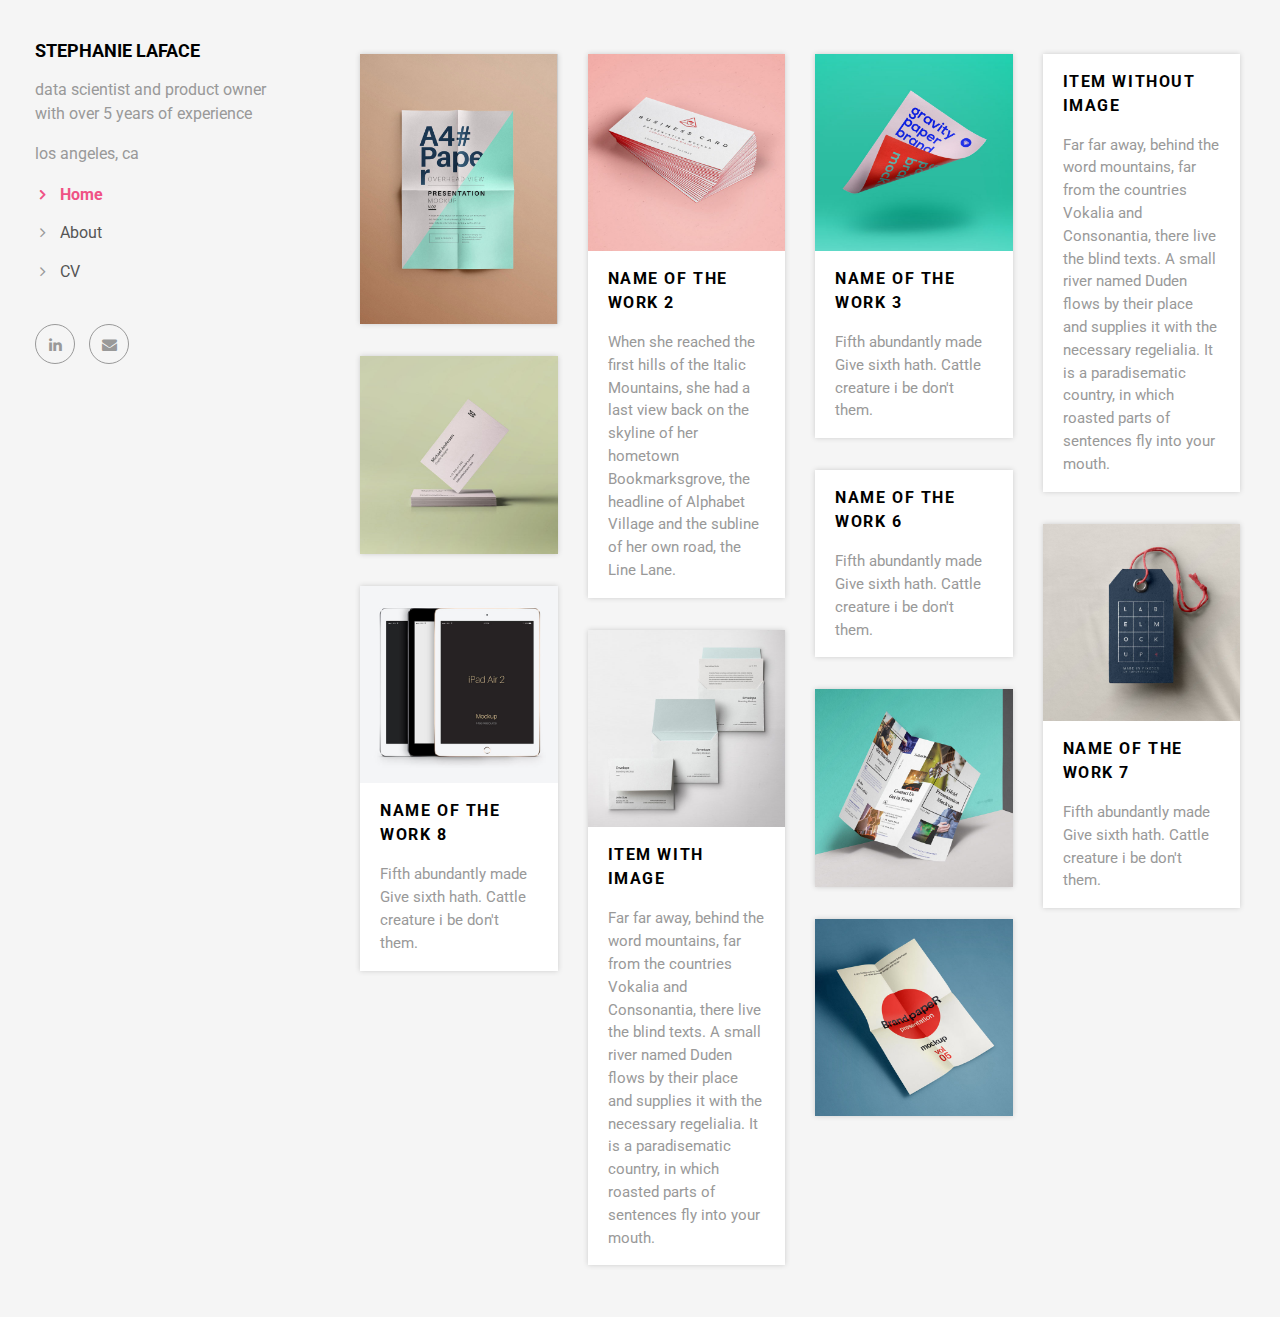
<file: index.html>
<!DOCTYPE html>
<html>
</html>
<head>
  <meta charset="utf-8">
  <meta http-equiv="X-UA-Compatible" content="IE=edge">
  <title>Stephanie Laface</title>
  <meta name="description" content="">
  <meta name="viewport" content="width=device-width, initial-scale=1">
  <meta name="robots" content="all,follow">
  <!-- Bootstrap CSS-->
  <link rel="stylesheet" href="vendor/bootstrap/css/bootstrap.min.css">
  <!-- Font Awesome CSS-->
  <link rel="stylesheet" href="vendor/font-awesome/css/font-awesome.min.css">
  <!-- Google fonts - Roboto-->
  <link rel="stylesheet" href="https://fonts.googleapis.com/css?family=Roboto:400,300,700,400italic">
  <!-- owl carousel-->
  <link rel="stylesheet" href="vendor/owl.carousel/assets/owl.carousel.css">
  <link rel="stylesheet" href="vendor/owl.carousel/assets/owl.theme.default.css">
  <!-- theme stylesheet-->
  <link rel="stylesheet" href="css/style.default.css" id="theme-stylesheet">
  <!-- Custom stylesheet - for your changes-->
  <link rel="stylesheet" href="css/custom.css">
  <!-- Favicon-->
  <link rel="shortcut icon" href="img/favicon.png">
  <!-- Tweaks for older IEs--><!--[if lt IE 9]>
    <script src="https://oss.maxcdn.com/html5shiv/3.7.3/html5shiv.min.js"></script>
    <script src="https://oss.maxcdn.com/respond/1.4.2/respond.min.js"></script><![endif]-->
</head>
<body>
  <div id="all">
    <div class="container-fluid">
      <div class="row row-offcanvas row-offcanvas-left"> 
        <!--   *** SIDEBAR ***-->
        <div id="sidebar" class="col-md-4 col-lg-3 sidebar-offcanvas">
          <div class="sidebar-content">
            <h1 class="sidebar-heading"> <a href="index.html">Stephanie Laface</a></h1>
            <p class="sidebar-p">data scientist and product owner with over 5 years of experience </p>
            <p class="sidebar-p">los angeles, ca</p>
            <ul class="sidebar-menu">
                <!-- Link-->
                <li class="sidebar-item"><a href="index.html" class="sidebar-link active">Home</a></li>
                <!-- Link-->
                <li class="sidebar-item"><a href="about.html" class="sidebar-link">About</a></li>
                <!-- Link-->
                <li class="sidebar-item"><a href="contact.html" class="sidebar-link">CV</a></li>
            </ul>
            <p class="social">
              <!-- For LinkedIn, link to a LinkedIn profile URL -->
              <a href="https://www.linkedin.com/in/stephanielaface/" data-animate-hover="pulse" class="external linkedin"><i class="fa fa-linkedin"></i></a>
              
              <!-- For Email, use mailto: followed by the email address -->
              <a href="mailto:stephmlaface@gmail.com" data-animate-hover="pulse" class="email"><i class="fa fa-envelope"></i></a>
            </p>
          
                      <div class="copyright text-center text-md-left">
              <!-- <p class="credit">&copy;2018 Your name or company | Template by <a href="http://bootstrapious.com/portfolio-themes" class="external">Bootstrapious.com</a></p> -->
              <!-- Please do not remove the backlink to us, unless you support the development at http://bootstrapious.com/donate. It is part of the license conditions. Thanks for understanding :)        -->
            </div>
          </div>
        </div>
        <!--   *** SIDEBAR END ***  -->
        <!--   *** PORTFOLIO ***-->
        <div class="col-md-8 col-lg-9 content-column">
          <div class="small-navbar d-flex d-md-none">
            <button type="button" data-toggle="offcanvas" class="btn btn-outline-primary"> <i class="fa fa-align-left mr-2"></i>Menu</button>
            <h1 class="small-navbar-heading"> <a href="index.html">Creative </a></h1>
          </div>
          <div class="grid row">
            <div class="col-md-6 col-lg-3 grid-item"> 
              <div class="box-masonry"> <a href="detail.html" title="" class="box-masonry-image with-hover-overlay"><img src="img/portfolio/a4-paper.jpg" alt="" class="img-fluid"></a>
                <div class="box-masonry-hover-text-header"> <a href="detail.html" class="tile-link">  </a>
                  <h4>Name of the work 1</h4>
                  <div class="box-masonry-desription">
                    <p>Even the all-powerful Pointing has no control about the blind texts it is an almost unorthographic life. One day however a small line of blind text by the name of Lorem Ipsum decided to leave for the far World of Grammar. </p>
                  </div>
                </div>
              </div>
            </div>
            <div class="col-md-6 col-lg-3 grid-item"> 
              <div class="box-masonry"> <a href="detail.html" title="" class="box-masonry-image with-hover-overlay with-hover-icon"><img src="img/portfolio/business-card-26.jpg" alt="" class="img-fluid"></a>
                <div class="box-masonry-text"> 
                  <h4> <a href="detail.html">Name of the work 2</a></h4>
                  <div class="box-masonry-desription">
                    <p> When she reached the first hills of the Italic Mountains, she had a last view back on the skyline of her hometown Bookmarksgrove, the headline of Alphabet Village and the subline of her own road, the Line Lane.</p>
                  </div>
                </div>
              </div>
            </div>
            <div class="col-md-6 col-lg-3 grid-item"> 
              <div class="box-masonry"> <a href="detail.html" title="" class="box-masonry-image with-hover-overlay with-hover-icon"><img src="img/portfolio/gravity-paper.jpg" alt="" class="img-fluid"></a>
                <div class="box-masonry-text"> 
                  <h4> <a href="detail.html">Name of the work 3</a></h4>
                  <div class="box-masonry-desription">
                    <p>Fifth abundantly made Give sixth hath. Cattle creature i be don't them.</p>
                  </div>
                </div>
              </div>
            </div>
            <div class="col-md-6 col-lg-3 grid-item"> 
              <div class="box-masonry"> 
                <div class="box-masonry-text"> 
                  <h4> <a href="detail.html">Item without image</a></h4>
                  <div class="box-masonry-desription">
                    <p>Far far away, behind the word mountains, far from the countries Vokalia and Consonantia, there live the blind texts.  A small river named Duden flows by their place and supplies it with the necessary regelialia. It is a paradisematic country, in which roasted parts of sentences fly into your mouth.</p>
                  </div>
                </div>
              </div>
            </div>
            <div class="col-md-6 col-lg-3 grid-item"> 
              <div class="box-masonry"> <a href="detail.html" title="" class="box-masonry-image with-hover-overlay"><img src="img/portfolio/business-card.jpg" alt="" class="img-fluid"></a>
                <div class="box-masonry-hover-text-header"> <a href="detail.html" class="tile-link">  </a>
                  <h4>Name of the work 5</h4>
                  <div class="box-masonry-desription">
                    <p>Fifth abundantly made Give sixth hath. Cattle creature i be don't them.</p>
                  </div>
                </div>
              </div>
            </div>
            <div class="col-md-6 col-lg-3 grid-item"> 
              <div class="box-masonry"> 
                <div class="box-masonry-text"> 
                  <h4> <a href="detail.html">Name of the work 6</a></h4>
                  <div class="box-masonry-desription">
                    <p>Fifth abundantly made Give sixth hath. Cattle creature i be don't them.</p>
                  </div>
                </div>
              </div>
            </div>
            <div class="col-md-6 col-lg-3 grid-item"> 
              <div class="box-masonry"> <a href="detail.html" title="" class="box-masonry-image with-hover-overlay with-hover-icon"><img src="img/portfolio/label-clothes.jpg" alt="" class="img-fluid"></a>
                <div class="box-masonry-text"> 
                  <h4> <a href="detail.html">Name of the work 7</a></h4>
                  <div class="box-masonry-desription">
                    <p>Fifth abundantly made Give sixth hath. Cattle creature i be don't them.</p>
                  </div>
                </div>
              </div>
            </div>
            <div class="col-md-6 col-lg-3 grid-item"> 
              <div class="box-masonry"> <a href="detail.html" title="" class="box-masonry-image with-hover-overlay with-hover-icon"><img src="img/portfolio/ipad-air-2.jpg" alt="" class="img-fluid"></a>
                <div class="box-masonry-text"> 
                  <h4> <a href="detail.html">Name of the work 8</a></h4>
                  <div class="box-masonry-desription">
                    <p>Fifth abundantly made Give sixth hath. Cattle creature i be don't them.</p>
                  </div>
                </div>
              </div>
            </div>
            <div class="col-md-6 col-lg-3 grid-item"> 
              <div class="box-masonry"> <a href="detail.html" title="" class="box-masonry-image with-hover-overlay with-hover-icon"><img src="img/portfolio/envelope-brand.jpg" alt="" class="img-fluid"></a>
                <div class="box-masonry-text"> 
                  <h4> <a href="detail.html">Item with image</a></h4>
                  <div class="box-masonry-desription">
                    <p>Far far away, behind the word mountains, far from the countries Vokalia and Consonantia, there live the blind texts.  A small river named Duden flows by their place and supplies it with the necessary regelialia. It is a paradisematic country, in which roasted parts of sentences fly into your mouth.</p>
                  </div>
                </div>
              </div>
            </div>
            <div class="col-md-6 col-lg-3 grid-item"> 
              <div class="box-masonry"> <a href="detail.html" title="" class="box-masonry-image with-hover-overlay"><img src="img/portfolio/trifold.jpg" alt="" class="img-fluid"></a>
                <div class="box-masonry-hover-text-header"> <a href="detail.html" class="tile-link">  </a>
                  <h4>Item with image</h4>
                  <div class="box-masonry-desription">
                    <p>Far far away, behind the word mountains, far from the countries Vokalia and Consonantia, there live the blind texts.  A small river named Duden flows by their place and supplies it with the necessary regelialia. It is a paradisematic country, in which roasted parts of sentences fly into your mouth.</p>
                  </div>
                </div>
              </div>
            </div>
            <div class="col-md-6 col-lg-3 grid-item"> 
              <div class="box-masonry"> <a href="detail.html" title="" class="box-masonry-image with-hover-overlay"><img src="img/portfolio/paper-presentation.jpg" alt="" class="img-fluid"></a>
                <div class="box-masonry-hover-text-header"> <a href="detail.html" class="tile-link">  </a>
                  <h4>Item with image</h4>
                  <div class="box-masonry-desription">
                    <p>Far far away, behind the word mountains, far from the countries Vokalia and Consonantia, there live the blind texts.  A small river named Duden flows by their place and supplies it with the necessary regelialia. It is a paradisematic country, in which roasted parts of sentences fly into your mouth.</p>
                  </div>
                </div>
              </div>
            </div>
          </div>
        </div>
        <!--   *** PORTFOLIO END ***-->
      </div>
    </div>
  </div>
  <!-- JavaScript files-->
  <script src="vendor/jquery/jquery.min.js"></script>
  <script src="vendor/popper.js/umd/popper.min.js"> </script>
  <script src="vendor/bootstrap/js/bootstrap.min.js"></script>
  <script src="vendor/jquery.cookie/jquery.cookie.js"> </script>
  <script src="vendor/owl.carousel/owl.carousel.min.js"></script>
  <script src="vendor/masonry-layout/masonry.pkgd.min.js"></script>
  <script src="js/front.js"></script>
</body>
</file>
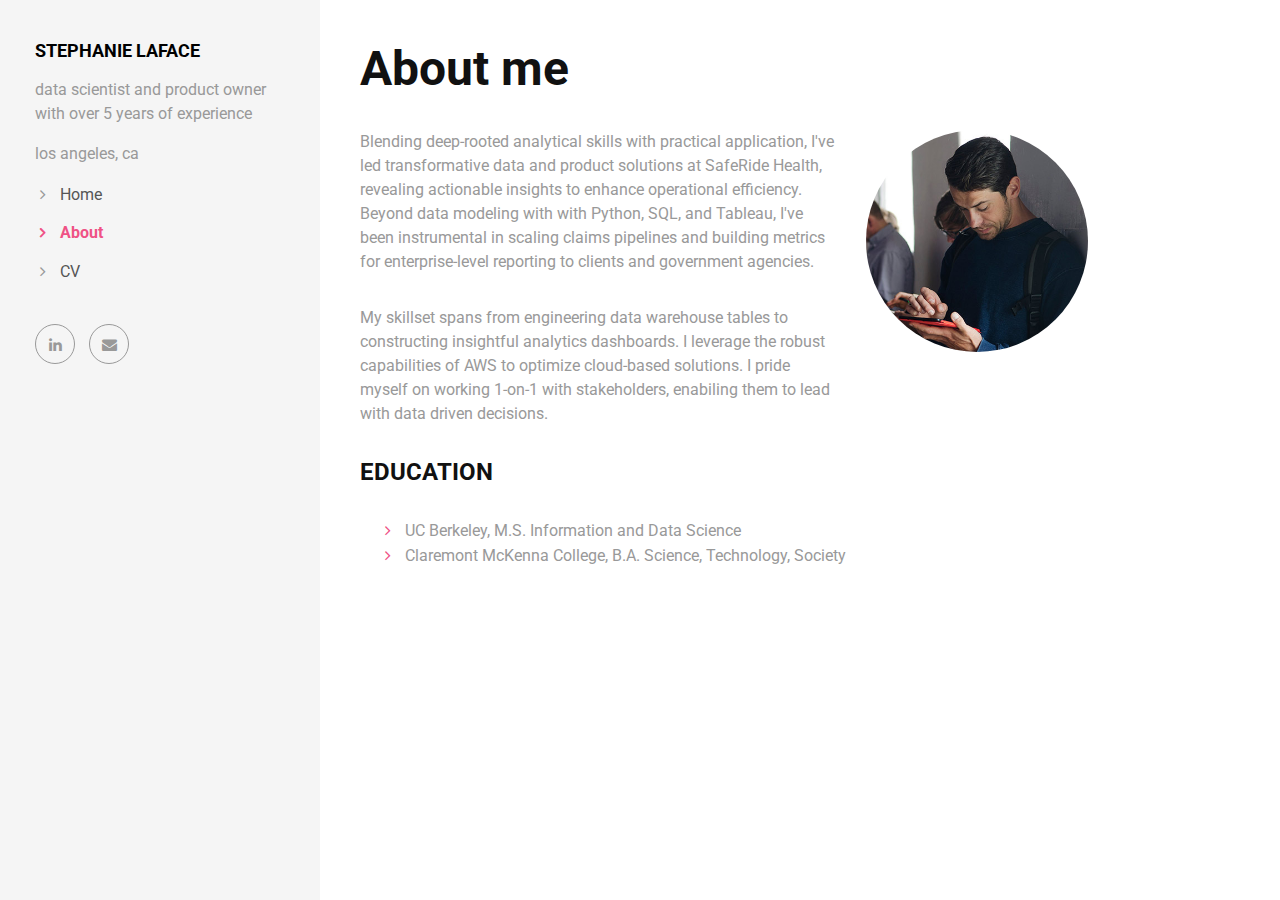
<file: about.html>
<!DOCTYPE html>
<html>
</html>
<head>
  <meta charset="utf-8">
  <meta http-equiv="X-UA-Compatible" content="IE=edge">
  <title>Stephanie Laface</title>
  <meta name="description" content="">
  <meta name="viewport" content="width=device-width, initial-scale=1">
  <meta name="robots" content="all,follow">
  <!-- Bootstrap CSS-->
  <link rel="stylesheet" href="vendor/bootstrap/css/bootstrap.min.css">
  <!-- Font Awesome CSS-->
  <link rel="stylesheet" href="vendor/font-awesome/css/font-awesome.min.css">
  <!-- Google fonts - Roboto-->
  <link rel="stylesheet" href="https://fonts.googleapis.com/css?family=Roboto:400,300,700,400italic">
  <!-- owl carousel-->
  <link rel="stylesheet" href="vendor/owl.carousel/assets/owl.carousel.css">
  <link rel="stylesheet" href="vendor/owl.carousel/assets/owl.theme.default.css">
  <!-- theme stylesheet-->
  <link rel="stylesheet" href="css/style.default.css" id="theme-stylesheet">
  <!-- Custom stylesheet - for your changes-->
  <link rel="stylesheet" href="css/custom.css">
  <!-- Favicon-->
  <link rel="shortcut icon" href="img/favicon.png">
  <!-- Tweaks for older IEs--><!--[if lt IE 9]>
    <script src="https://oss.maxcdn.com/html5shiv/3.7.3/html5shiv.min.js"></script>
    <script src="https://oss.maxcdn.com/respond/1.4.2/respond.min.js"></script><![endif]-->
</head>
<body>
  <div id="all">
    <div class="container-fluid">
      <div class="row row-offcanvas row-offcanvas-left"> 
        <!--   *** SIDEBAR ***-->
        <div id="sidebar" class="col-md-4 col-lg-3 sidebar-offcanvas">
          <div class="sidebar-content">
            <h1 class="sidebar-heading"> <a href="index.html">Stephanie Laface</a></h1>
            <p class="sidebar-p">data scientist and product owner with over 5 years of experience </p>
            <p class="sidebar-p">los angeles, ca</p>
            <ul class="sidebar-menu">
                <!-- Link-->
                <li class="sidebar-item"><a href="index.html" class="sidebar-link">Home</a></li>
                <!-- Link-->
                <li class="sidebar-item"><a href="about.html" class="sidebar-link active">About</a></li>
                <!-- Link-->
                <li class="sidebar-item"><a href="contact.html" class="sidebar-link">CV</a></li>
            </ul>
            <p class="social">
              <!-- For LinkedIn, link to a LinkedIn profile URL -->
              <a href="https://www.linkedin.com/in/stephanielaface/" data-animate-hover="pulse" class="external linkedin"><i class="fa fa-linkedin"></i></a>
              
              <!-- For Email, use mailto: followed by the email address -->
              <a href="mailto:stephmlaface@gmail.com" data-animate-hover="pulse" class="email"><i class="fa fa-envelope"></i></a>
            </p>
            <div class="copyright text-center text-md-left">
              <!-- <p class="credit">&copy;2018 Your name or company | Template by <a href="http://bootstrapious.com/portfolio-themes" class="external">Bootstrapious.com</a></p> -->
              <!-- Please do not remove the backlink to us, unless you support the development at http://bootstrapious.com/donate. It is part of the license conditions. Thanks for understanding :)        -->
            </div>
          </div>
        </div>
        <!--   *** SIDEBAR END ***  -->
        <!--   *** DETAIL ***-->
        <div class="col-md-8 col-lg-9 content-column white-background">
          <div class="small-navbar d-flex d-md-none">
            <button type="button" data-toggle="offcanvas" class="btn btn-outline-primary"> <i class="fa fa-align-left mr-2"></i>Menu</button>
            <h1 class="small-navbar-heading"> <a href="index.html">Creative </a></h1>
          </div>
          <div class="row">
            <div class="col-xl-10">
              <div class="content-column-content">
                <h1>About me</h1>
                <!-- <p class="lead">An sincerity so extremity he additions. Her yet <strong>there truth merit</strong>. Mrs all projecting favourable now unpleasing. Son law garden chatty temper. Oh children provided to mr elegance marriage strongly. Off can admiration prosperous now devonshire diminution law.</p> -->
                <div class="row">
                  <div class="col-lg-8">
                    <p>Blending deep-rooted analytical skills with practical application, I've led transformative data and product solutions at SafeRide Health, revealing actionable insights to enhance operational efficiency. Beyond data modeling with with Python, SQL, and Tableau, I've been instrumental in scaling claims pipelines and building metrics for enterprise-level reporting to clients and government agencies.</p>
                    <p>My skillset spans from engineering data warehouse tables to constructing insightful analytics dashboards. I leverage the robust capabilities of AWS to optimize cloud-based solutions. I pride myself on working 1-on-1 with stakeholders, enabiling them to lead with data driven decisions.</p>
                    <!-- <div class="skill-item">
                      <div class="progress-title">PHP</div>
                      <div class="progress">
                        <div role="progressbar" aria-valuenow="60" aria-valuemin="0" aria-valuemax="100" style="width: 60%;" class="progress-bar progress-bar-skill1"><span class="sr-only">60</span></div>
                      </div>
                    </div> -->
                    <!-- <div class="skill-item">
                      <div class="progress-title">Javascript</div>
                      <div class="progress">
                        <div role="progressbar" aria-valuenow="70" aria-valuemin="0" aria-valuemax="100" style="width: 70%;" class="progress-bar progress-bar-skill2"><span class="sr-only">70</span></div>
                      </div>
                    </div>
                    <div class="skill-item">
                      <div class="progress-title">HTML coding</div>
                      <div class="progress">
                        <div role="progressbar" aria-valuenow="80" aria-valuemin="0" aria-valuemax="100" style="width: 80%;" class="progress-bar progress-bar-skill3"><span class="sr-only">80</span></div>
                      </div>
                    </div>
                    <div class="skill-item">
                      <div class="progress-title">SEO</div>
                      <div class="progress">
                        <div role="progressbar" aria-valuenow="90" aria-valuemin="0" aria-valuemax="100" style="width: 90%;" class="progress-bar progress-bar-skill4"><span class="sr-only">90</span></div>
                      </div>
                    </div>
                    <div class="skill-item">
                      <div class="progress-title">SEM</div>
                      <div class="progress">
                        <div role="progressbar" aria-valuenow="70" aria-valuemin="0" aria-valuemax="100" style="width: 70%;" class="progress-bar progress-bar-skill5"><span class="sr-only">70</span></div>
                      </div>
                    </div> -->
                  </div>
                  <div class="col-md-4">
                    <p><img src="img/about.jpg" alt="This is me" class="image rounded-circle img-fluid"></p>
                  </div>
                </div>
                <!-- <p>The Big Oxmox advised her not to do so, because there were thousands of bad Commas, wild Question Marks and devious Semikoli, but the Little Blind Text didn’t listen. She packed her seven versalia, put her initial into the belt and made herself on the way.</p> -->
                <h4 class="text-uppercase">Education</h4>
                <ul>
                  <li>UC Berkeley, M.S. Information and Data Science</li>
                  <li>Claremont McKenna College, B.A. Science, Technology, Society</li>
                </ul>
                <!-- <p> In the past I’ve presented on data wrangling, data visualization, GitHub, and spatial data.</p> -->
              </div>
            </div>
          </div>
        </div>
      </div>
    </div>
  </div>
  <!-- JavaScript files-->
  <script src="vendor/jquery/jquery.min.js"></script>
  <script src="vendor/popper.js/umd/popper.min.js"> </script>
  <script src="vendor/bootstrap/js/bootstrap.min.js"></script>
  <script src="vendor/jquery.cookie/jquery.cookie.js"> </script>
  <script src="vendor/owl.carousel/owl.carousel.min.js"></script>
  <script src="vendor/masonry-layout/masonry.pkgd.min.js"></script>
  <script src="js/front.js"></script>
</body>
</file>
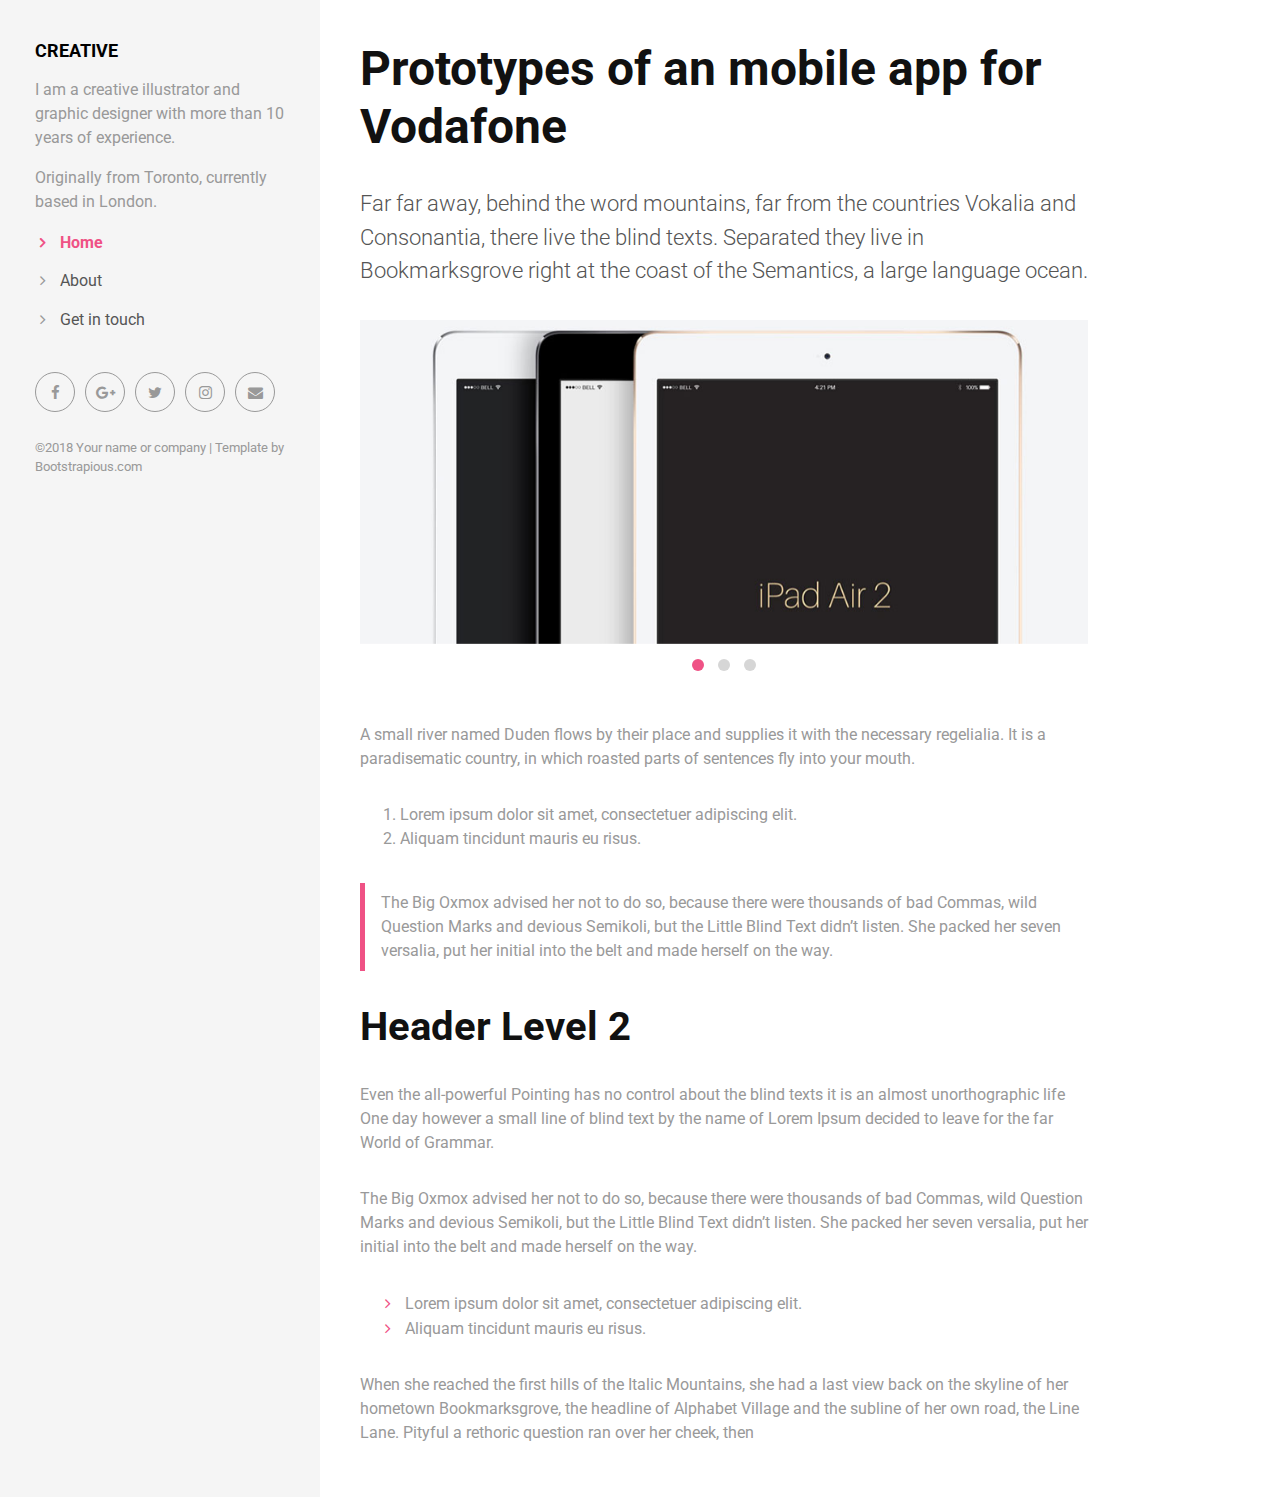
<file: detail.html>
<!DOCTYPE html>
<html>
</html>
<head>
  <meta charset="utf-8">
  <meta http-equiv="X-UA-Compatible" content="IE=edge">
  <title>Creative - Bootstrap Portfolio Theme by Bootstrapious.com</title>
  <meta name="description" content="">
  <meta name="viewport" content="width=device-width, initial-scale=1">
  <meta name="robots" content="all,follow">
  <!-- Bootstrap CSS-->
  <link rel="stylesheet" href="vendor/bootstrap/css/bootstrap.min.css">
  <!-- Font Awesome CSS-->
  <link rel="stylesheet" href="vendor/font-awesome/css/font-awesome.min.css">
  <!-- Google fonts - Roboto-->
  <link rel="stylesheet" href="https://fonts.googleapis.com/css?family=Roboto:400,300,700,400italic">
  <!-- owl carousel-->
  <link rel="stylesheet" href="vendor/owl.carousel/assets/owl.carousel.css">
  <link rel="stylesheet" href="vendor/owl.carousel/assets/owl.theme.default.css">
  <!-- theme stylesheet-->
  <link rel="stylesheet" href="css/style.default.css" id="theme-stylesheet">
  <!-- Custom stylesheet - for your changes-->
  <link rel="stylesheet" href="css/custom.css">
  <!-- Favicon-->
  <link rel="shortcut icon" href="img/favicon.png">
  <!-- Tweaks for older IEs--><!--[if lt IE 9]>
    <script src="https://oss.maxcdn.com/html5shiv/3.7.3/html5shiv.min.js"></script>
    <script src="https://oss.maxcdn.com/respond/1.4.2/respond.min.js"></script><![endif]-->
</head>
<body>
  <div id="all">
    <div class="container-fluid">
      <div class="row row-offcanvas row-offcanvas-left"> 
        <!--   *** SIDEBAR ***-->
        <div id="sidebar" class="col-md-4 col-lg-3 sidebar-offcanvas">
          <div class="sidebar-content">
            <h1 class="sidebar-heading"> <a href="index.html">Creative</a></h1>
            <p class="sidebar-p">I am a creative illustrator and graphic designer with more than 10 years of experience. </p>
            <p class="sidebar-p">Originally from Toronto, currently based in London. </p>
            <ul class="sidebar-menu">
                <!-- Link-->
                <li class="sidebar-item"><a href="index.html" class="sidebar-link active">Home</a></li>
                <!-- Link-->
                <li class="sidebar-item"><a href="about.html" class="sidebar-link">About</a></li>
                <!-- Link-->
                <li class="sidebar-item"><a href="contact.html" class="sidebar-link">Get in touch</a></li>
            </ul>
            <p class="social"><a href="#" data-animate-hover="pulse" class="external facebook"><i class="fa fa-facebook"></i></a><a href="#" data-animate-hover="pulse" class="external gplus"><i class="fa fa-google-plus"></i></a><a href="#" data-animate-hover="pulse" class="external twitter"><i class="fa fa-twitter"></i></a><a href="#" title="" class="external instagram"><i class="fa fa-instagram"></i></a><a href="#" data-animate-hover="pulse" class="email"><i class="fa fa-envelope"></i></a></p>
            <div class="copyright text-center text-md-left">
              <p class="credit">&copy;2018 Your name or company | Template by <a href="http://bootstrapious.com/portfolio-themes" class="external">Bootstrapious.com</a></p>
              <!-- Please do not remove the backlink to us, unless you support the development at http://bootstrapious.com/donate. It is part of the license conditions. Thanks for understanding :)        -->
            </div>
          </div>
        </div>
        <!--   *** SIDEBAR END ***  -->
        <!--   *** DETAIL ***-->
        <div class="col-md-8 col-lg-9 content-column white-background">
          <div class="small-navbar d-flex d-md-none">
            <button type="button" data-toggle="offcanvas" class="btn btn-outline-primary"> <i class="fa fa-align-left mr-2"></i>Menu</button>
            <h1 class="small-navbar-heading"> <a href="index.html">Creative </a></h1>
          </div>
          <div class="row">
            <div class="col-xl-10">
              <div class="content-column-content">
                <h1>Prototypes of an mobile app for Vodafone</h1>
                <p class="lead">Far far away, behind the word mountains, far from the countries Vokalia and Consonantia, there live the blind texts. Separated they live in Bookmarksgrove right at the coast of the Semantics, a large language ocean.</p>
                <div id="main-slider" class="owl-carousel owl-theme">
                  <div class="item"><img src="img/slider/3.jpg" alt="" class="img-fluid"></div>
                  <div class="item"><img src="img/slider/2.jpg" alt="" class="img-fluid"></div>
                  <div class="item"><img src="img/slider/1.jpg" alt="" class="img-fluid"></div>
                </div>
                <!-- /#main-slider-->
                <p>A small river named Duden flows by their place and supplies it with the necessary regelialia. It is a paradisematic country, in which roasted parts of sentences fly into your mouth.</p>
                <ol>
                  <li>Lorem ipsum dolor sit amet, consectetuer adipiscing elit.</li>
                  <li>Aliquam tincidunt mauris eu risus.</li>
                </ol>
                <blockquote class="blockquote">
                  <p class="mb-0">The Big Oxmox advised her not to do so, because there were thousands of bad Commas, wild Question Marks and devious Semikoli, but the Little Blind Text didn’t listen. She packed her seven versalia, put her initial into the belt and made herself on the way.</p>
                </blockquote>
                <h2>Header Level 2</h2>
                <p>Even the all-powerful Pointing has no control about the blind texts it is an almost unorthographic life One day however a small line of blind text by the name of Lorem Ipsum decided to leave for the far World of Grammar.</p>
                <p>The Big Oxmox advised her not to do so, because there were thousands of bad Commas, wild Question Marks and devious Semikoli, but the Little Blind Text didn’t listen. She packed her seven versalia, put her initial into the belt and made herself on the way.</p>
                <ul>
                  <li>Lorem ipsum dolor sit amet, consectetuer adipiscing elit.</li>
                  <li>Aliquam tincidunt mauris eu risus.</li>
                </ul>
                <p>When she reached the first hills of the Italic Mountains, she had a last view back on the skyline of her hometown Bookmarksgrove, the headline of Alphabet Village and the subline of her own road, the Line Lane. Pityful a rethoric question ran over her cheek, then</p>
              </div>
            </div>
          </div>
        </div>
      </div>
    </div>
  </div>
  <!-- JavaScript files-->
  <script src="vendor/jquery/jquery.min.js"></script>
  <script src="vendor/popper.js/umd/popper.min.js"> </script>
  <script src="vendor/bootstrap/js/bootstrap.min.js"></script>
  <script src="vendor/jquery.cookie/jquery.cookie.js"> </script>
  <script src="vendor/owl.carousel/owl.carousel.min.js"></script>
  <script src="vendor/masonry-layout/masonry.pkgd.min.js"></script>
  <script src="js/front.js"></script>
</body>
</file>
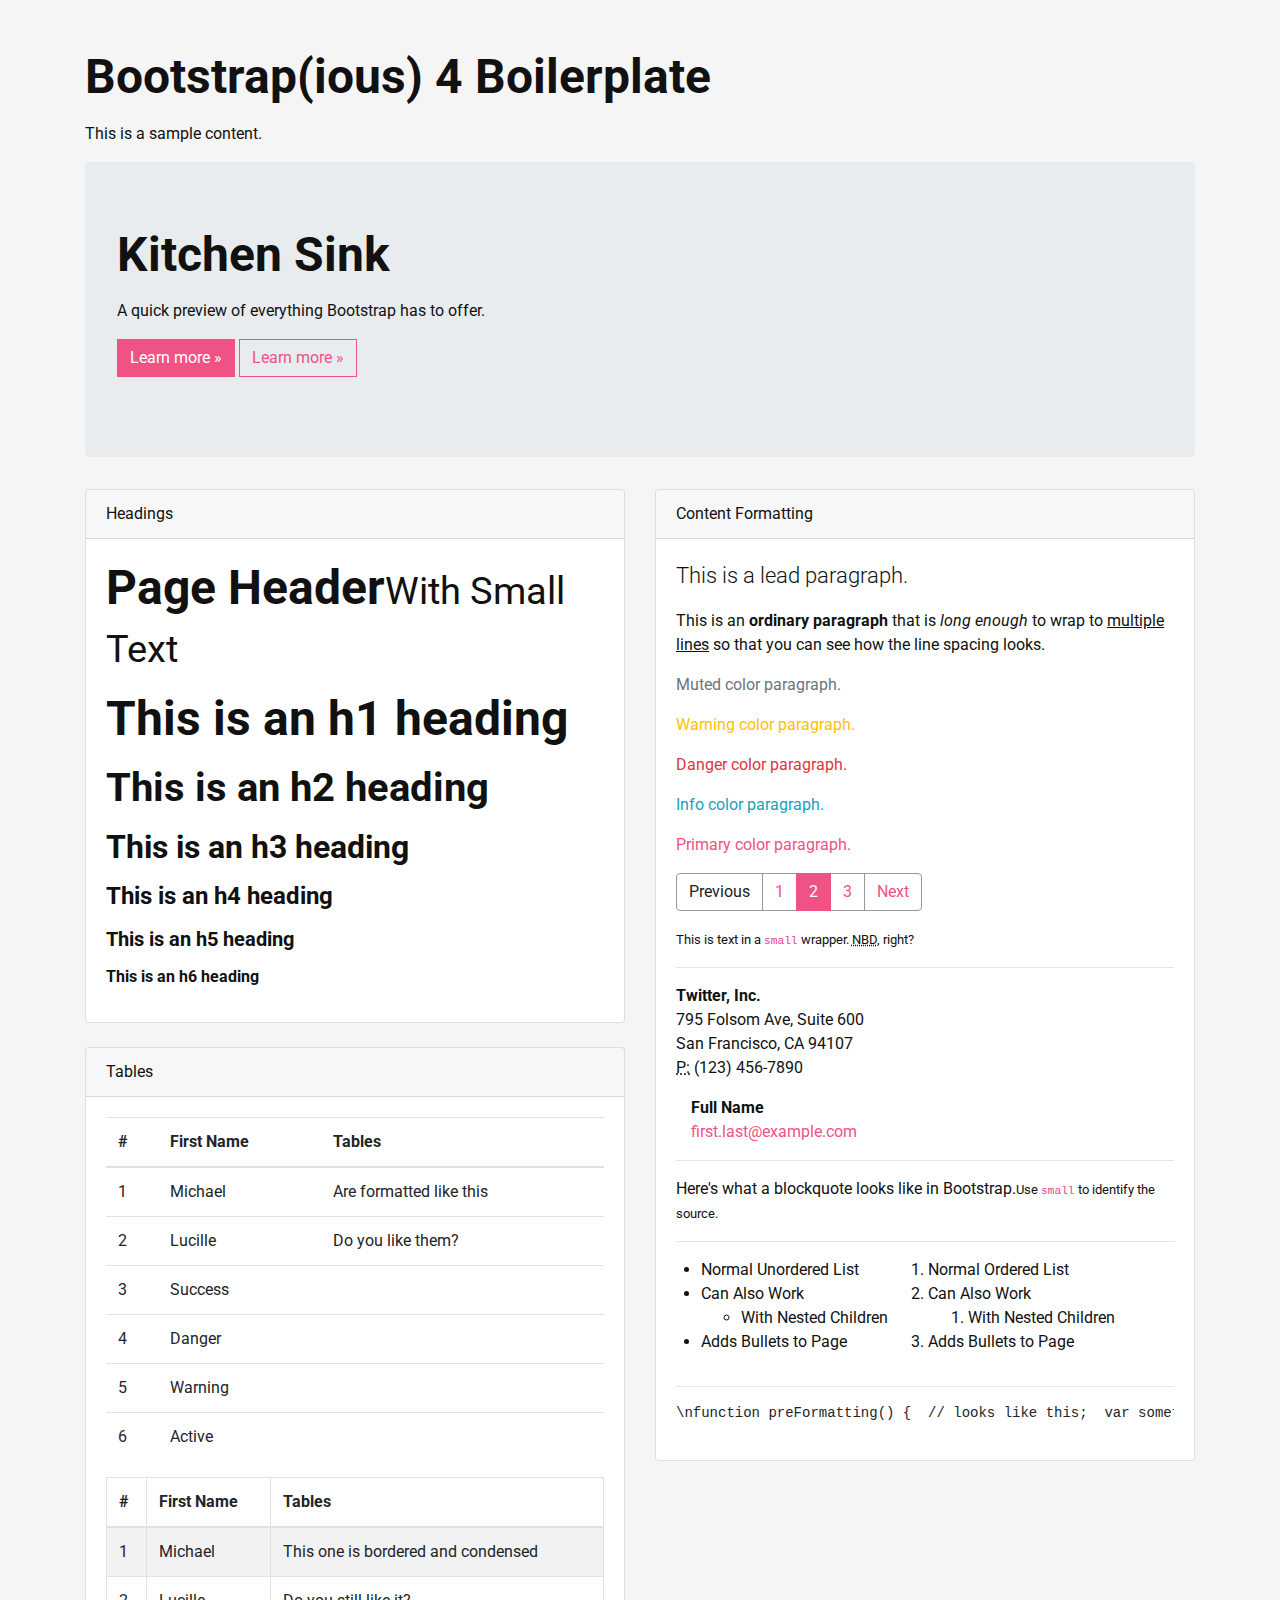
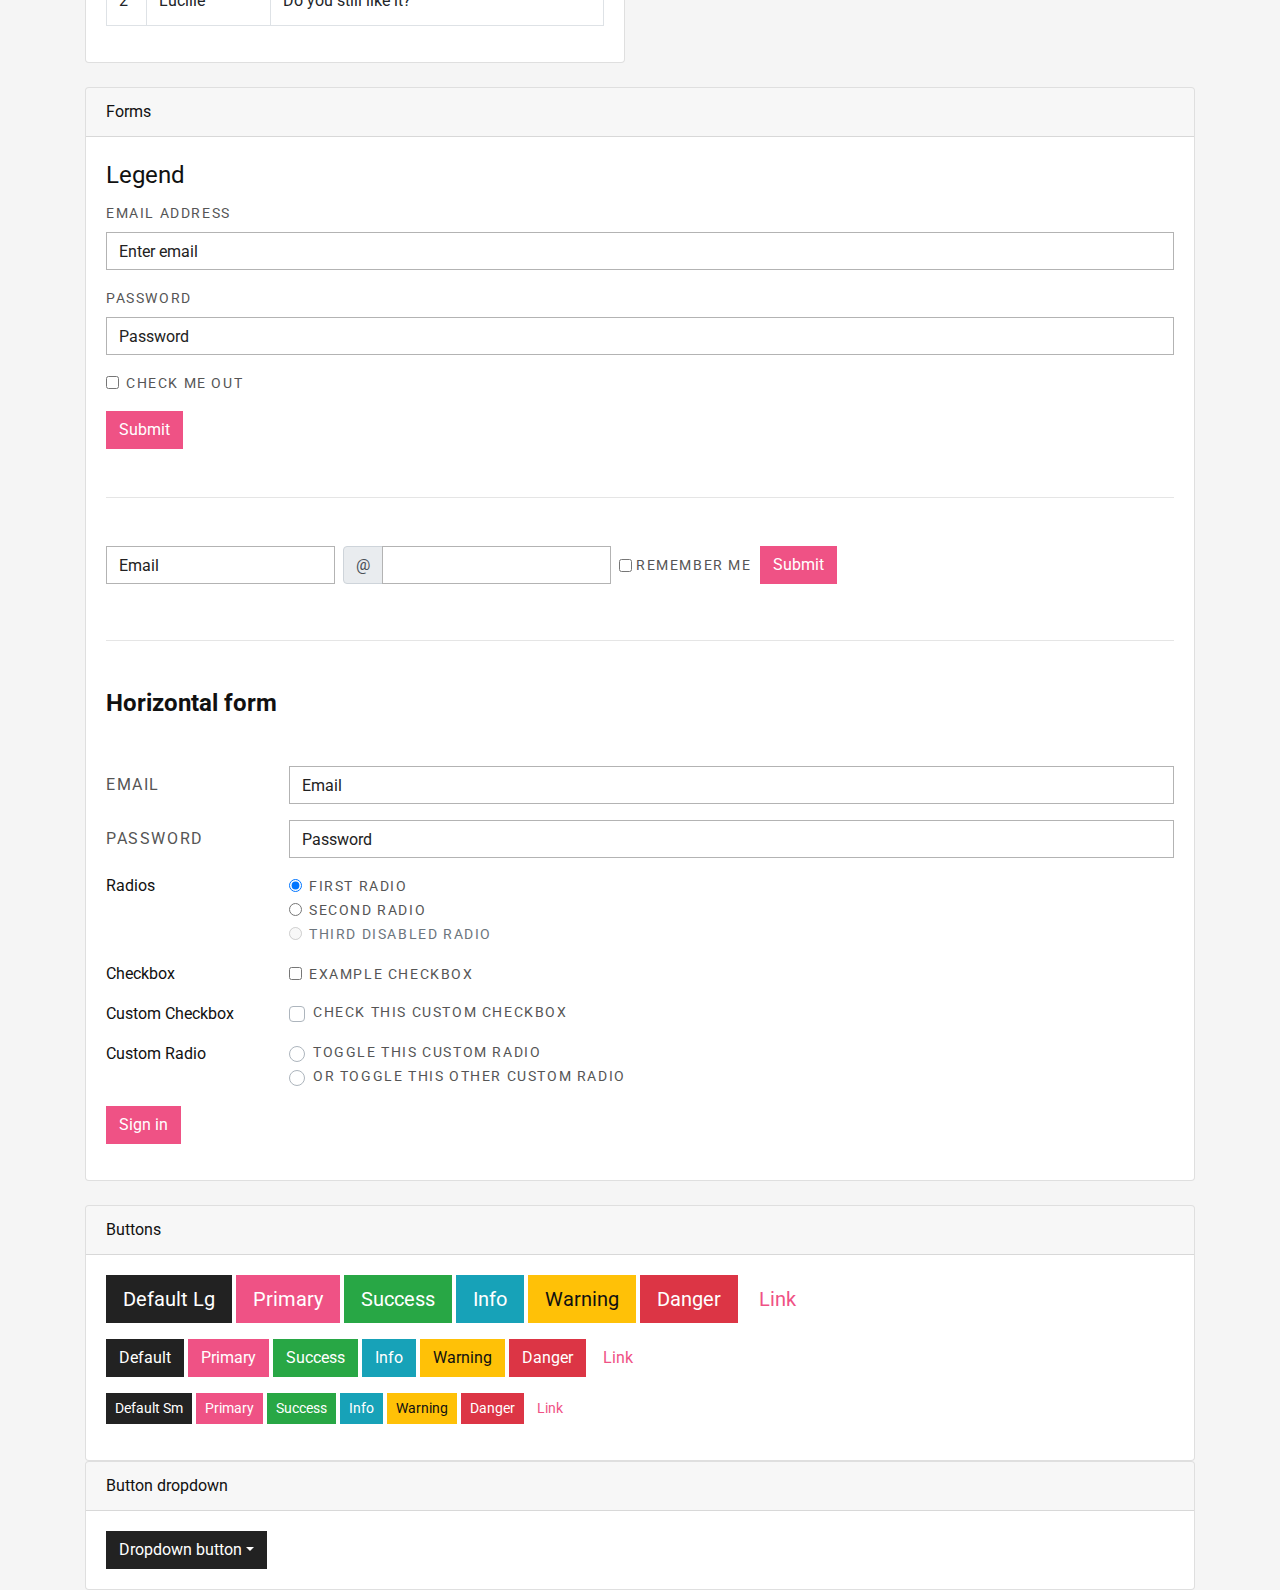
<file: test.html>
<!DOCTYPE html>
<html>
</html>
<head>
  <meta charset="utf-8">
  <meta http-equiv="X-UA-Compatible" content="IE=edge">
  <title>Creative - Bootstrap Portfolio Theme by Bootstrapious.com</title>
  <meta name="description" content="">
  <meta name="viewport" content="width=device-width, initial-scale=1">
  <meta name="robots" content="all,follow">
  <!-- Bootstrap CSS-->
  <link rel="stylesheet" href="vendor/bootstrap/css/bootstrap.min.css">
  <!-- Font Awesome CSS-->
  <link rel="stylesheet" href="vendor/font-awesome/css/font-awesome.min.css">
  <!-- Google fonts - Roboto-->
  <link rel="stylesheet" href="https://fonts.googleapis.com/css?family=Roboto:400,300,700,400italic">
  <!-- owl carousel-->
  <link rel="stylesheet" href="vendor/owl.carousel/assets/owl.carousel.css">
  <link rel="stylesheet" href="vendor/owl.carousel/assets/owl.theme.default.css">
  <!-- theme stylesheet-->
  <link rel="stylesheet" href="css/style.default.css" id="theme-stylesheet">
  <!-- Custom stylesheet - for your changes-->
  <link rel="stylesheet" href="css/custom.css">
  <!-- Favicon-->
  <link rel="shortcut icon" href="img/favicon.png">
  <!-- Tweaks for older IEs--><!--[if lt IE 9]>
    <script src="https://oss.maxcdn.com/html5shiv/3.7.3/html5shiv.min.js"></script>
    <script src="https://oss.maxcdn.com/respond/1.4.2/respond.min.js"></script><![endif]-->
</head>
<body>
  <div id="all">
    <div class="container">
      <h1 class="mt-5">Bootstrap(ious) 4 Boilerplate</h1>
      <p>This is a sample content.</p>
    </div>
    <div class="container">
      <div class="jumbotron">
        <h1>Kitchen Sink</h1>
        <p>A quick preview of everything Bootstrap has to offer.</p>
        <p><a href="#" class="btn btn-primary btn-large">Learn more »</a> <a href="#" class="btn btn-outline-primary btn-large">Learn more »</a></p>
      </div>
      <div class="row">
        <div class="col-lg-6">
          <div id="headings" class="card mb-4">
            <div class="card-header">Headings</div>
            <div class="card-body">
              <h1 class="page-header">Page Header<small>With Small Text</small></h1>
              <h1>This is an h1 heading</h1>
              <h2>This is an h2 heading</h2>
              <h3>This is an h3 heading</h3>
              <h4>This is an h4 heading</h4>
              <h5>This is an h5 heading</h5>
              <h6>This is an h6 heading</h6>
            </div>
          </div>
          <div id="tables" class="card mb-4">
            <div class="card-header">Tables</div>
            <div class="card-body">
              <table class="table table-hover">
                <thead>
                  <tr>
                    <th>#</th>
                    <th>First Name</th>
                    <th>Tables</th>
                  </tr>
                </thead>
                <tbody>
                  <tr>
                    <td>1</td>
                    <td>Michael</td>
                    <td>Are formatted like this</td>
                  </tr>
                  <tr>
                    <td>2</td>
                    <td>Lucille</td>
                    <td>Do you like them?</td>
                  </tr>
                  <tr class="success">
                    <td>3</td>
                    <td>Success</td>
                    <td></td>
                  </tr>
                  <tr class="danger">
                    <td>4</td>
                    <td>Danger</td>
                    <td></td>
                  </tr>
                  <tr class="warning">
                    <td>5</td>
                    <td>Warning</td>
                    <td></td>
                  </tr>
                  <tr class="active">
                    <td>6</td>
                    <td>Active</td>
                    <td></td>
                  </tr>
                </tbody>
              </table>
              <table class="table table-striped table-bordered table-condensed">
                <thead>
                  <tr>
                    <th>#</th>
                    <th>First Name</th>
                    <th>Tables</th>
                  </tr>
                </thead>
                <tbody>
                  <tr>
                    <td>1</td>
                    <td>Michael</td>
                    <td>This one is bordered and condensed</td>
                  </tr>
                  <tr>
                    <td>2</td>
                    <td>Lucille</td>
                    <td>Do you still like it?</td>
                  </tr>
                </tbody>
              </table>
            </div>
          </div>
        </div>
        <div class="col-lg-6">
          <div id="content-formatting" class="card mb-4">
            <div class="card-header">Content Formatting</div>
            <div class="card-body">
              <p class="lead">This is a lead paragraph.</p>
              <p>This is an <b>ordinary paragraph</b> that is <i>long enough</i> to wrap to 
                <u>multiple lines</u> so that you can see how the line spacing looks.
              </p>
              <p class="text-muted">Muted color paragraph.</p>
              <p class="text-warning">Warning color paragraph.</p>
              <p class="text-danger">Danger color paragraph.</p>
              <p class="text-info">Info color paragraph.</p>
              <p class="text-primary">Primary color paragraph.</p>
              <nav aria-label="...">
                <ul class="pagination">
                  <li class="page-item disabled"><span class="page-link">Previous</span></li>
                  <li class="page-item"><a href="#" class="page-link">1</a></li>
                  <li class="page-item active"><span class="page-link">2<span class="sr-only">(current)</span></span></li>
                  <li class="page-item"><a href="#" class="page-link">3</a></li>
                  <li class="page-item"><a href="#" class="page-link">Next</a></li>
                </ul>
              </nav>
              <p><small>This is text in a <code>small</code> wrapper. <abbr title="No Big Deal">NBD</abbr>, right?</small></p>
              <hr>
              <address><strong>Twitter, Inc.</strong><br> 795 Folsom Ave, Suite 600<br> San Francisco, CA 94107<br><abbr title="Phone">P:</abbr> (123) 456-7890</address>
              <address class="col-6"><strong>Full Name</strong><br><a href="mailto:#">first.last@example.com</a></address>
              <hr>
              <blockquote>Here's what a blockquote looks like in Bootstrap.<small>Use <code>small</code> to identify the source.</small></blockquote>
              <hr>
              <div class="row">
                <div class="col-xs-6">
                  <ul>
                    <li>Normal Unordered List</li>
                    <li>Can Also Work
                      <ul>
                        <li>With Nested Children</li>
                      </ul>
                    </li>
                    <li>Adds Bullets to Page</li>
                  </ul>
                </div>
                <div class="col-xs-6">
                  <ol>
                    <li>Normal Ordered List</li>
                    <li>Can Also Work
                      <ol>
                        <li>With Nested Children</li>
                      </ol>
                    </li>
                    <li>Adds Bullets to Page</li>
                  </ol>
                </div>
              </div>
              <hr>
              <pre>\nfunction preFormatting() {  // looks like this;  var something = somethingElse;  return true;}                        </pre>
            </div>
          </div>
        </div>
      </div>
      <div id="forms" class="card mb-4">
        <div class="card-header">Forms</div>
        <div class="card-body">
          <form>
            <fieldset>
              <legend>Legend</legend>
              <div class="form-group">
                <label for="exampleInputEmail">Email address</label>
                <input id="exampleInputEmail" type="text" placeholder="Enter email" class="form-control">
              </div>
              <div class="form-group">
                <label for="exampleInputPassword">Password</label>
                <input id="exampleInputPassword" type="password" placeholder="Password" class="form-control">
              </div>
              <div class="form-check form-group">
                <input id="checkbox-1" type="checkbox" class="form-check-input">
                <label for="checkbox-1" class="form-check-label">Check me out</label>
              </div>
              <button type="submit" class="btn btn-primary">Submit</button>
            </fieldset>
          </form>
          <hr class="my-5">
          <form class="form-inline">
            <input type="text" placeholder="Email" class="form-control mb-2 mr-sm-2">
            <label for="inlineFormInputGroupUsername2" class="sr-only">Username</label>
            <div class="input-group mb-2 mr-sm-2">
              <div class="input-group-prepend">
                <div class="input-group-text">@</div>
              </div>
              <input id="inlineFormInputGroupUsername2" type="text" class="form-control">
            </div>
            <div class="form-check mb-2 mr-sm-2">
              <input id="inlineFormCheck" type="checkbox" class="form-check-input">
              <label for="inlineFormCheck" class="form-check-label">Remember me</label>
            </div>
            <button type="submit" class="btn btn-primary mb-2">Submit</button>
          </form>
          <hr class="my-5">
          <h4 class="mb-5">Horizontal form</h4>
          <form>
            <div class="form-group row">
              <label for="inputEmail3" class="col-sm-2 col-form-label">Email</label>
              <div class="col-sm-10">
                <input id="inputEmail3" type="email" placeholder="Email" class="form-control">
              </div>
            </div>
            <div class="form-group row">
              <label for="inputPassword3" class="col-sm-2 col-form-label">Password</label>
              <div class="col-sm-10">
                <input id="inputPassword3" type="password" placeholder="Password" class="form-control">
              </div>
            </div>
            <fieldset class="form-group">
              <div class="row">
                <legend class="col-form-label col-sm-2 pt-0">Radios</legend>
                <div class="col-sm-10">
                  <div class="form-check">
                    <input id="gridRadios1" type="radio" name="gridRadios" value="option1" checked="" class="form-check-input">
                    <label for="gridRadios1" class="form-check-label">First radio</label>
                  </div>
                  <div class="form-check">
                    <input id="gridRadios2" type="radio" name="gridRadios" value="option2" class="form-check-input">
                    <label for="gridRadios2" class="form-check-label">Second radio</label>
                  </div>
                  <div class="form-check disabled">
                    <input id="gridRadios3" type="radio" name="gridRadios" value="option3" disabled="" class="form-check-input">
                    <label for="gridRadios3" class="form-check-label">Third disabled radio</label>
                  </div>
                </div>
              </div>
            </fieldset>
            <div class="form-group row">
              <div class="col-sm-2">Checkbox</div>
              <div class="col-sm-10">
                <div class="form-check">
                  <input id="gridCheck1" type="checkbox" class="form-check-input">
                  <label for="gridCheck1" class="form-check-label">Example checkbox</label>
                </div>
              </div>
            </div>
            <div class="form-group row">                                   
              <div class="col-sm-2">Custom Checkbox</div>
              <div class="col-sm-10">
                <div class="custom-control custom-checkbox">
                  <input id="customCheck1" type="checkbox" class="custom-control-input">
                  <label for="customCheck1" class="custom-control-label">Check this custom checkbox</label>
                </div>
              </div>
            </div>
            <div class="form-group row">                                   
              <div class="col-sm-2">Custom Radio</div>
              <div class="col-sm-10">
                <div class="custom-control custom-radio">
                  <input id="customRadio1" type="radio" name="customRadio" class="custom-control-input">
                  <label for="customRadio1" class="custom-control-label">Toggle this custom radio</label>
                </div>
                <div class="custom-control custom-radio">
                  <input id="customRadio2" type="radio" name="customRadio" class="custom-control-input">
                  <label for="customRadio2" class="custom-control-label">Or toggle this other custom radio</label>
                </div>
              </div>
            </div>
            <div class="form-group row">
              <div class="col-sm-10">
                <button type="submit" class="btn btn-primary">Sign in</button>
              </div>
            </div>
          </form>
        </div>
      </div>
      <div id="buttons" class="card">
        <div class="card-header">Buttons</div>
        <div class="card-body">
          <p>
            <button type="button" class="btn btn-lg btn-secondary">Default Lg</button>
            <button type="button" class="btn btn-lg btn-primary">Primary</button>
            <button type="button" class="btn btn-lg btn-success">Success</button>
            <button type="button" class="btn btn-lg btn-info">Info</button>
            <button type="button" class="btn btn-lg btn-warning">Warning</button>
            <button type="button" class="btn btn-lg btn-danger">Danger</button>
            <button type="button" class="btn btn-lg btn-link">Link</button>
          </p>
          <p>
            <button type="button" class="btn btn-secondary">Default </button>
            <button type="button" class="btn btn-primary">Primary</button>
            <button type="button" class="btn btn-success">Success</button>
            <button type="button" class="btn btn-info">Info</button>
            <button type="button" class="btn btn-warning">Warning</button>
            <button type="button" class="btn btn-danger">Danger</button>
            <button type="button" class="btn btn-link">Link</button>
          </p>
          <p>
            <button type="button" class="btn btn-sm btn-secondary">Default Sm</button>
            <button type="button" class="btn btn-sm btn-primary">Primary</button>
            <button type="button" class="btn btn-sm btn-success">Success</button>
            <button type="button" class="btn btn-sm btn-info">Info</button>
            <button type="button" class="btn btn-sm btn-warning">Warning</button>
            <button type="button" class="btn btn-sm btn-danger">Danger</button>
            <button type="button" class="btn btn-sm btn-link">Link</button>
          </p>
        </div>
      </div>
      <div class="card">
        <div class="card-header">Button dropdown</div>
        <div class="card-body">
          <div class="dropdown">
            <button id="dropdownMenuButton" type="button" data-toggle="dropdown" aria-haspopup="true" aria-expanded="false" class="btn btn-secondary dropdown-toggle">Dropdown button</button>
            <div aria-labelledby="dropdownMenuButton" class="dropdown-menu"><a href="#" class="dropdown-item">Action</a><a href="#" class="dropdown-item">Another action</a><a href="#" class="dropdown-item">Something else here</a></div>
          </div>
        </div>
      </div>
    </div>
  </div>
  <!-- JavaScript files-->
  <script src="vendor/jquery/jquery.min.js"></script>
  <script src="vendor/popper.js/umd/popper.min.js"> </script>
  <script src="vendor/bootstrap/js/bootstrap.min.js"></script>
  <script src="vendor/jquery.cookie/jquery.cookie.js"> </script>
  <script src="vendor/owl.carousel/owl.carousel.min.js"></script>
  <script src="vendor/masonry-layout/masonry.pkgd.min.js"></script>
  <script src="js/front.js"></script>
</body>
</file>
<file: css/custom.css>
/* your styles go here */
</file>
<file: css/style.default.css>
/*
=========================================
=========================================

   Bootstrapious Boilerplate Template

=========================================
========================================= */
/*

=========================================================
    GENERAL
=========================================================

*/
html,
body {
  overflow-x: hidden;
}

strong {
  font-weight: 700;
}

header {
  z-index: 1000;
}

section {
  position: relative;
  padding-top: 0.625rem;
  padding-bottom: 0.625rem;
}

section.background-gray-lighter {
  background: #eee;
}

section.background-gray-lightest {
  background: #f5f5f5;
  border-top: solid 1px #eee;
  border-bottom: solid 1px #eee;
}

section.background-secondary {
  background: #60c5ba;
  border-top: solid 1px #338c82;
  border-bottom: solid 1px #338c82;
}

.section-inverse {
  color: #fff;
}

.section-inverse h1,
.section-inverse h2,
.section-inverse h3,
.section-inverse h4,
.section-inverse h5,
.section-inverse h6 {
  color: #fff;
}

.section-inverse .heading:after {
  background: #fff;
}

.no-space .box {
  margin: 0 -0.9375rem;
}

.margin-top {
  margin-top: 1.875rem;
}

.margin-top--big {
  margin-top: 3.75rem !important;
}

.margin-bottom {
  margin-bottom: 1.875rem;
}

.margin-bottom--big {
  margin-bottom: 3.75rem !important;
}

.padding--small {
  padding-top: 1.875rem;
  padding-bottom: 1.875rem;
}

.weight-300 {
  font-weight: 300 !important;
}

.weight-500 {
  font-weight: 500 !important;
}

.weight-700 {
  font-weight: 700 !important;
}

.text-gray {
  color: #555;
}

.text-gray-light {
  color: #999;
}

.text-gray-lighter {
  color: #eee;
}

a,
button {
  -webkit-transition: all 0.2s;
  transition: all 0.2s;
}

.clickable {
  cursor: pointer !important;
}

.required {
  color: #ef5285;
}

.accent {
  color: #ef5285;
}

.icon {
  display: inline-block;
  width: 3.75rem;
  height: 3.75rem;
  line-height: 3.75rem;
  border-radius: 1.875rem;
  border: solid 1px #ef5285;
  color: #ef5285;
  -webkit-transition: all 0.3s;
  transition: all 0.3s;
  font-size: 1.875rem;
  margin: 0 auto 1.875rem;
  text-align: center;
}

.icon.brand-secondary {
  border-color: #60c5ba;
  color: #60c5ba;
}

.icon.brand-terciary {
  border-color: #008c9e;
  color: #008c9e;
}

.icon.brand-four {
  border-color: #feee7d;
  color: #feee7d;
}

/*

=========================================================
SIDEBAR + RIGHT COLUMN
=========================================================

*/
#sidebar {
  padding-top: 2.5rem;
}

@media (min-width: 576px) {
  .sidebar-content {
    padding-left: 1.25rem;
    padding-right: 1.25rem;
  }
}

.sidebar-heading {
  font-size: 1.125rem;
  text-transform: uppercase;
}

.sidebar-heading a {
  color: #000;
  text-decoration: none;
  -webkit-transition: all 0.3s;
  transition: all 0.3s;
}

.sidebar-heading a:hover {
  border-bottom: dotted 1px #ef5285;
  color: #000;
  text-decoration: none;
}

.sidebar-p {
  color: #999;
  font-size: 0.875;
}

.sidebar-menu {
  list-style-type: none;
  padding-left: 1.25rem;
  margin-bottom: 2.5rem;
}

.sidebar-item {
  margin-bottom: 0.85rem;
}

.sidebar-item.active > a, .sidebar-item.current-menu-item > a {
  color: #ef5285;
  font-weight: bold;
}

.sidebar-item.active:before, .sidebar-item.current-menu-item:before {
  color: #ef5285;
}

.sidebar-item a:hover {
  text-decoration: none;
  color: #ef5285;
}

.sidebar-item .sub-menu {
  list-style: none;
  padding-left: 0.625rem;
  margin: 0.625rem 0;
}

.sidebar-item .sub-menu a {
  color: #999;
}

.sidebar-item .sub-menu a:hover {
  color: #ef5285;
}

.sidebar-item .sub-menu li.active > a,
.sidebar-item .sub-menu li.current-menu-item > a {
  color: #ef5285;
  font-weight: bold;
}

.sidebar-item .sub-menu li.active:before,
.sidebar-item .sub-menu li.current-menu-item:before {
  color: #ef5285;
}

.sidebar-link {
  color: #555;
}

.sidebar-link:before {
  font-family: 'FontAwesome';
  content: '\f105';
  margin: 0 0.85rem 0 -0.9375rem;
  color: #999;
}

.sidebar-link.active {
  color: #ef5285;
  font-weight: bold;
}

.sidebar-link.active::before {
  color: #ef5285;
}

.sidebar-link:hover::before {
  color: #ef5285;
}

.content-column {
  padding-top: 2.5rem;
  padding-left: 1.25rem;
  padding-right: 1.25rem;
  padding-bottom: 1.25rem;
}

@media (min-width: 768px) {
  .content-column {
    padding-left: 2.5rem;
    padding-right: 2.5rem;
  }
}

.content-column.white-background {
  background: #fff;
  min-height: 100vh;
}

.grid {
  padding-top: 0.85rem;
  overflow: hidden;
}

.content-column-content p.lead {
  color: #555;
}

.content-column-content p,
.content-column-content li {
  color: #999;
}

.content-column-content ul li {
  list-style-type: none;
}

.content-column-content ul li:before {
  font-family: 'FontAwesome';
  content: '\f105';
  margin: 0 0.85rem 0 -0.9375rem;
  color: #ef5285;
}

.content-column-content h1,
.content-column-content h2,
.content-column-content h3,
.content-column-content h4,
.content-column-content h5,
.content-column-content h6,
.content-column-content p,
.content-column-content form,
.content-column-content ul,
.content-column-content ol {
  margin-bottom: 2rem;
}

.small-navbar {
  width: 100%;
  -webkit-box-pack: justify;
  -ms-flex-pack: justify;
  justify-content: space-between;
  -webkit-box-align: center;
  -ms-flex-align: center;
  align-items: center;
  margin-bottom: 2rem;
}

.small-navbar-heading {
  display: block;
  font-size: 1.125rem;
  text-transform: uppercase;
  margin-bottom: 0 !important;
}

.small-navbar-heading a {
  color: #000;
  text-decoration: none;
  -webkit-transition: all 0.3s;
  transition: all 0.3s;
}

.small-navbar-heading a:hover {
  border-bottom: dotted 1px #ef5285;
  color: #000;
  text-decoration: none;
}

/*

=========================================================
OFF-CANVAS SIDEBAR BEHAVIOUR
=========================================================

*/
@media (max-width: 767.98px) {
  .row-offcanvas {
    position: relative;
    -webkit-transition: all .25s ease-out;
    transition: all .25s ease-out;
    opacity: 1;
  }
  .row-offcanvas-right {
    right: 0;
  }
  .row-offcanvas-left {
    left: 0;
  }
  .row-offcanvas-right .sidebar-offcanvas {
    right: -50%;
    /* 6 columns */
  }
  .row-offcanvas-left .sidebar-offcanvas {
    left: -48%;
    /* 6 columns */
  }
  .row-offcanvas-right.active {
    right: 50%;
    /* 6 columns */
  }
  .row-offcanvas-left.active {
    left: 50%;
    /* 6 columns */
  }
  .sidebar-offcanvas {
    position: absolute;
    top: 0;
    width: 50%;
    /* 6 columns */
  }
}

/*

=========================================================
SERVICES / INTEGRATIONS
=========================================================

*/
.services {
  margin-top: 5rem;
  text-align: center;
}

.services .services-heading {
  text-transform: uppercase;
  font-size: 1.125rem;
  font-weight: 400;
  color: #999;
  margin-bottom: 2.5rem;
}

.services .heading {
  font-size: 1.125rem;
  font-weight: 700;
  margin-bottom: 1.25rem;
  text-align: center;
}

.services .heading:after {
  content: " ";
  display: block;
  width: 6.25rem;
  height: 1px;
  margin: 1.25rem auto 1.25rem;
  background: #ef5285;
}

.services p {
  font-size: 0.875rem;
  line-height: 1.5;
  margin-bottom: 3.75rem;
  color: #999;
}

/*

=========================================================
CUSTOMERS
=========================================================

*/
.customer {
  text-align: center;
}

.customer img {
  display: inline-block;
  margin-top: 0.625rem;
  margin-bottom: 0.625rem;
  -webkit-filter: grayscale(100%);
  filter: grayscale(100%);
}

.customer img:hover {
  -webkit-filter: grayscale(0);
  filter: grayscale(0);
}

/*

=========================================================
SIGN UP FORM
=========================================================

*/
@media (max-width: 767.98px) {
  .sign-up-form .form-control {
    margin-bottom: 1.25rem;
  }
  .sign-up-form .btn {
    margin-bottom: 1.25rem;
  }
}

label {
  font-weight: normal;
  color: #555;
  font-size: 0.875rem;
  text-transform: uppercase;
  letter-spacing: .1rem;
}

/*

=========================================================
SOCIAL LINKS
=========================================================

*/
.contact-form {
  margin-bottom: 1.25rem;
}

p.social {
  margin-top: 1.25rem;
}

p.social a {
  margin: 0 0.625rem 0.625rem 0;
  color: #fff;
  display: inline-block;
  width: 2.5rem;
  height: 2.5rem;
  border-radius: 1.25rem;
  line-height: 2.5rem;
  font-size: 0.9375rem;
  text-align: center;
  -webkit-transition: all 0.3s;
  transition: all 0.3s;
  vertical-align: bottom;
  border: solid 1px #999;
  color: #999;
  transition: all 0.3s;
  /*
             &.facebook {background-color: #4460ae; border-color: #4460ae;}
             &.gplus {background-color: #c21f25; border-color: #c21f25;}
             &.twitter {background-color: #3cf; border-color: #3cf;}
             &.instagram {background-color: #cd4378; border-color: #cd4378;}
             &.email {background-color: #4a7f45; border-color: #4a7f45;}
             &.link {background-color: #871AFF; border-color: #871AFF;}
             */
}

p.social a:hover {
  color: #ef5285;
  border-color: #ef5285;
}

p.social a i {
  vertical-align: bottom;
  line-height: 2.5rem;
}

p.social.social--outline a {
  background: transparent;
}

p.social.social--outline a.facebook {
  color: #4460ae;
  border-color: #4460ae;
}

p.social.social--outline a.gplus {
  color: #c21f25;
  border-color: #c21f25;
}

p.social.social--outline a.twitter {
  color: #3cf;
  border-color: #3cf;
}

p.social.social--outline a.instagram {
  color: #cd4378;
  border-color: #cd4378;
}

p.social.social--outline a.email {
  color: #4a7f45;
  border-color: #4a7f45;
}

p.social.social--outline a.link {
  color: #871AFF;
  border-color: #871AFF;
}

p.social.social--big a {
  width: 3.75rem;
  height: 3.75rem;
  border-radius: 1.875rem;
  line-height: 3.75rem;
  font-size: 1.56rem;
}

p.social.social--big i {
  line-height: 3.75rem;
}

/*

=========================================================
COPYRIGHT
=========================================================

*/
.copyright {
  color: #999;
  font-size: 0.8125rem;
}

.copyright p.credit {
  margin-bottom: 0.625rem;
}

.copyright p.credit a {
  color: #999;
}

/*

=========================================================
MAIN PORTFOLIO SLIDER
=========================================================

*/
#main-slider {
  margin-bottom: 2.5rem;
}

#main-slider ul li div {
  width: 100%;
}

#main-slider .owl-wrapper-outer {
  -webkit-box-shadow: 0 1px 0.85rem #ccc;
  box-shadow: 0 1px 0.85rem #ccc;
}

#main-slider .owl-controls .owl-buttons {
  display: none;
}

#main-slider .owl-controls .owl-page.active span,
#main-slider .owl-controls.clickable .owl-page:hover span {
  background: #ef5285;
}

/*

=========================================================
ABOUT
=========================================================

*/
.progress-title {
  text-align: left;
  font-weight: 700;
  text-transform: uppercase;
  color: #999;
  font-size: 0.78rem;
}

.progress-bar-skill1 {
  background: #f8afc7;
}

.progress-bar-skill2 {
  background: #f598b6;
}

.progress-bar-skill3 {
  background: #f381a6;
}

.progress-bar-skill4 {
  background: #f16995;
}

.progress-bar-skill5 {
  background: #ef5285;
}

.skill-item {
  margin-bottom: 1rem;
}

.skill-item:last-of-type {
  margin-bottom: 3rem;
}

.progress {
  height: 1.5rem;
  border-radius: 0;
}

/* breadcrumbs */
.breadcrumb {
  font-family: "Roboto", Helvetica, Arial, sans-serif;
  text-transform: uppercase;
  text-align: center;
  font-size: 0.875rem;
}

.masonry-item {
  margin-bottom: 2rem;
}

.tile-link {
  position: absolute;
  cursor: pointer;
  width: 100%;
  height: 100%;
  left: 0;
  top: 0;
  z-index: 30;
}

.box-masonry {
  background: #fff;
  position: relative;
  -webkit-box-shadow: 0 0 5px #ccc;
  box-shadow: 0 0 5px #ccc;
  -webkit-transition: all 0.3s;
  transition: all 0.3s;
  overflow: hidden;
  text-overflow: ellipsis;
  margin-bottom: 2rem;
}

.box-masonry h4 {
  font-size: 1rem;
  line-height: 1.5;
  font-weight: 700;
  text-transform: uppercase;
  letter-spacing: 0.1em;
}

.box-masonry h4 a {
  color: #000;
  border-bottom: solid 1px transparent;
}

.box-masonry h4 a:hover {
  border-bottom: dotted 1px #ef5285;
  color: #000;
  text-decoration: none;
}

.box-masonry .box-masonry-text {
  padding: 1rem 1.25rem 1rem;
}

.box-masonry .box-masonry-text p {
  color: #999;
  font-size: 0.95rem;
}

.box-masonry .box-masonry-hover-text-header {
  position: absolute;
  left: 0;
  right: 0;
  top: 0;
  padding: 1rem 1.25rem 1rem;
  opacity: 0;
  -webkit-transition: all 0.3s;
  transition: all 0.3s;
  color: #555;
}

.box-masonry .box-masonry-hover-text-header p {
  font-size: 0.875rem;
}

.box-masonry .box-masonry-hover-text-header h4 a {
  color: #555;
}

.box-masonry .box-masonry-hover-center {
  position: absolute;
  width: 100%;
  top: 30%;
  opacity: 0;
  padding-left: 1.25rem;
  -webkit-transition: all 0.3s;
  transition: all 0.3s;
  text-align: center;
}

.box-masonry .box-masonry-hover-center .see-more-icon {
  color: #555;
  font-size: 3.125rem;
}

.box-masonry:hover {
  margin-top: -5px;
  -webkit-box-shadow: 0 2px 20px rgba(0, 0, 0, 0.2);
  box-shadow: 0 2px 20px rgba(0, 0, 0, 0.2);
}

.box-masonry:hover .box-masonry-hover-text-header {
  opacity: 1;
}

.box-masonry:hover .box-masonry-hover-center {
  opacity: 1;
}

.box-masonry:hover .box-masonry-image.with-hover-overlay:before {
  opacity: 0.8;
}

.box-masonry:hover .box-masonry-image.with-hover-icon:after {
  opacity: 0.7;
}

.box-masonry h2:last-child,
.box-masonry p:last-child {
  margin-bottom: 0;
}

.box-masonry .box-masonry-image {
  display: block;
  position: relative;
  min-height: 6.25rem;
  background: #ccc;
}

.box-masonry .box-masonry-image.with-hover-overlay:before {
  display: block;
  position: absolute;
  content: " ";
  background: #fff;
  opacity: 0;
  width: 100%;
  height: 100%;
  left: 0;
  top: 0;
  -webkit-transition: all 0.3s;
  transition: all 0.3s;
}

.box-masonry .box-masonry-image.with-hover-icon:after {
  display: block;
  position: absolute;
  width: 100%;
  left: 0;
  top: 50%;
  -webkit-transform: translate(0, -50%);
  transform: translate(0, -50%);
  opacity: 0;
  -webkit-transition: all 0.3s;
  transition: all 0.3s;
  font-family: 'FontAwesome';
  content: '\f105';
  text-align: center;
  font-size: 3.125rem;
  color: #555;
}

.box-masonry .box-masonry-image:hover {
  text-decoration: none;
}

.comment-list {
  list-style-type: none;
  padding-left: 0;
}

.comment-list li:before {
  content: "";
  display: none;
  margin: 0;
}

.comments-title {
  text-transform: uppercase;
  color: #999;
  font-size: 1.5rem;
}

.comment-body {
  margin-bottom: 1.25rem;
}

.comment-meta {
  clear: both;
  margin-bottom: 1.25rem;
}

.comment-author {
  font-family: inherit;
  text-transform: uppercase;
  color: #999;
  font-size: 0.875rem;
  float: left;
}

.comment-metadata {
  float: right;
  font-family: inherit;
  text-transform: uppercase;
  color: #999;
  font-size: 0.875rem;
}

.comment-content {
  font-weight: 300;
}

.comment-reply-link {
  font-size: 0.875rem;
}

.avatar {
  border-radius: 50%;
}

.comment-respond {
  margin-top: 2.5rem;
}

.post-navigation {
  margin-bottom: 2.5rem;
}

.comment-reply-title {
  font-size: 1.5rem;
}

.entry-meta {
  color: #999;
  font-size: 0.875rem;
}

.owl-theme .owl-dots .owl-dot span {
  width: 12px;
  height: 12px;
}

.owl-theme .owl-dots .owl-dot {
  outline: none;
}

.owl-theme .owl-dots .owl-dot.active span,
.owl-theme .owl-dots .owl-dot:hover span {
  background: #ef5285;
}

/*

=====================
STYLE SWITCHER FOR DEMO
=====================

*/
#style-switch-button {
  position: fixed;
  bottom: 120px;
  left: 0px;
  border-radius: 0;
  z-index: 2;
  color: #fff;
}

#style-switch {
  width: 300px;
  padding: 20px;
  position: fixed;
  bottom: 160px;
  left: 0;
  background: #fff;
  border: solid 1px #555;
  z-index: 2000;
}

#style-switch h4 {
  color: #252525;
}

/* ========================================= 
   
      THEMING OF THE BOOTSTRAP COMPONENTS           

   ========================================= 
   
    1 - NAVBAR
    2 - BUTTONS
    3 - TYPE
    4 - PAGINATION
    5 - UTILITIES
    6 - FORMS
    7 - CODE
    8 - NAV
    9 - CARD
    10 - DROPDOWNS
   
*/
/*
 * 1. NAVBAR
 */
.navbar {
  padding: 0.5rem 1rem;
}

.navbar-brand {
  display: inline-block;
  padding-top: 0.3125rem;
  padding-bottom: 0.3125rem;
  margin-right: 1rem;
  font-size: 1.25rem;
}

.navbar-toggler {
  padding: 0.25rem 0.75rem;
  font-size: 1.25rem;
  line-height: 1;
  border: 1px solid transparent;
  border-radius: 0;
}

.navbar-light .navbar-brand {
  color: rgba(0, 0, 0, 0.9);
}

.navbar-light .navbar-brand:hover, .navbar-light .navbar-brand:focus {
  color: rgba(0, 0, 0, 0.9);
}

.navbar-light .navbar-nav .nav-link {
  color: rgba(0, 0, 0, 0.5);
}

.navbar-light .navbar-nav .nav-link:hover, .navbar-light .navbar-nav .nav-link:focus {
  color: rgba(0, 0, 0, 0.7);
}

.navbar-light .navbar-nav .nav-link.disabled {
  color: rgba(0, 0, 0, 0.3);
}

.navbar-light .navbar-nav .show > .nav-link,
.navbar-light .navbar-nav .active > .nav-link,
.navbar-light .navbar-nav .nav-link.show,
.navbar-light .navbar-nav .nav-link.active {
  color: rgba(0, 0, 0, 0.9);
}

.navbar-light .navbar-toggler {
  color: rgba(0, 0, 0, 0.5);
  border-color: rgba(0, 0, 0, 0.1);
}

.navbar-light .navbar-toggler-icon {
  background-image: url("data:image/svg+xml;charset=utf8,%3Csvg viewBox='0 0 30 30' xmlns='http://www.w3.org/2000/svg'%3E%3Cpath stroke='rgba(0, 0, 0, 0.5)' stroke-width='2' stroke-linecap='round' stroke-miterlimit='10' d='M4 7h22M4 15h22M4 23h22'/%3E%3C/svg%3E");
}

.navbar-light .navbar-text {
  color: rgba(0, 0, 0, 0.5);
}

.navbar-dark .navbar-brand {
  color: #fff;
}

.navbar-dark .navbar-brand:hover, .navbar-dark .navbar-brand:focus {
  color: #fff;
}

.navbar-dark .navbar-nav .nav-link {
  color: rgba(255, 255, 255, 0.5);
}

.navbar-dark .navbar-nav .nav-link:hover, .navbar-dark .navbar-nav .nav-link:focus {
  color: rgba(255, 255, 255, 0.75);
}

.navbar-dark .navbar-nav .nav-link.disabled {
  color: rgba(255, 255, 255, 0.25);
}

.navbar-dark .navbar-nav .show > .nav-link,
.navbar-dark .navbar-nav .active > .nav-link,
.navbar-dark .navbar-nav .nav-link.show,
.navbar-dark .navbar-nav .nav-link.active {
  color: #fff;
}

.navbar-dark .navbar-toggler {
  color: rgba(255, 255, 255, 0.5);
  border-color: rgba(255, 255, 255, 0.1);
}

.navbar-dark .navbar-toggler-icon {
  background-image: url("data:image/svg+xml;charset=utf8,%3Csvg viewBox='0 0 30 30' xmlns='http://www.w3.org/2000/svg'%3E%3Cpath stroke='rgba(255, 255, 255, 0.5)' stroke-width='2' stroke-linecap='round' stroke-miterlimit='10' d='M4 7h22M4 15h22M4 23h22'/%3E%3C/svg%3E");
}

.navbar-dark .navbar-text {
  color: rgba(255, 255, 255, 0.5);
}

/*
 * 2. BUTTONS
 */
.btn {
  font-weight: 400;
  border: 1px solid transparent;
  padding: 0.375rem 0.75rem;
  font-size: 1rem;
  line-height: 1.5;
  border-radius: 0;
  -webkit-transition: color 0.15s ease-in-out, background-color 0.15s ease-in-out, border-color 0.15s ease-in-out, -webkit-box-shadow 0.15s ease-in-out;
  transition: color 0.15s ease-in-out, background-color 0.15s ease-in-out, border-color 0.15s ease-in-out, -webkit-box-shadow 0.15s ease-in-out;
  transition: color 0.15s ease-in-out, background-color 0.15s ease-in-out, border-color 0.15s ease-in-out, box-shadow 0.15s ease-in-out;
  transition: color 0.15s ease-in-out, background-color 0.15s ease-in-out, border-color 0.15s ease-in-out, box-shadow 0.15s ease-in-out, -webkit-box-shadow 0.15s ease-in-out;
}

@media screen and (prefers-reduced-motion: reduce) {
  .btn {
    -webkit-transition: none;
    transition: none;
  }
}

.btn:focus, .btn.focus {
  -webkit-box-shadow: 0 0 0 0.2rem rgba(239, 82, 133, 0.25);
  box-shadow: 0 0 0 0.2rem rgba(239, 82, 133, 0.25);
}

.btn.disabled, .btn:disabled {
  opacity: 0.65;
}

.btn:not(:disabled):not(.disabled):active, .btn:not(:disabled):not(.disabled).active {
  background-image: none;
}

.btn-link {
  font-weight: 400;
  color: #ef5285;
}

.btn-link:hover {
  color: #e01557;
  text-decoration: underline;
}

.btn-link:focus, .btn-link.focus {
  text-decoration: underline;
}

.btn-link:disabled, .btn-link.disabled {
  color: #222;
}

.btn-primary {
  color: #fff;
  background-color: #ef5285;
  border-color: #ef5285;
}

.btn-primary:hover {
  color: #fff;
  background-color: #ec2f6c;
  border-color: #eb2364;
}

.btn-primary:focus, .btn-primary.focus {
  -webkit-box-shadow: 0 0 0 0.2rem rgba(239, 82, 133, 0.5);
  box-shadow: 0 0 0 0.2rem rgba(239, 82, 133, 0.5);
}

.btn-primary.disabled, .btn-primary:disabled {
  color: #fff;
  background-color: #ef5285;
  border-color: #ef5285;
}

.btn-primary:not(:disabled):not(.disabled):active, .btn-primary:not(:disabled):not(.disabled).active,
.show > .btn-primary.dropdown-toggle {
  color: #fff;
  background-color: #eb2364;
  border-color: #ea185c;
}

.btn-primary:not(:disabled):not(.disabled):active:focus, .btn-primary:not(:disabled):not(.disabled).active:focus,
.show > .btn-primary.dropdown-toggle:focus {
  -webkit-box-shadow: 0 0 0 0.2rem rgba(239, 82, 133, 0.5);
  box-shadow: 0 0 0 0.2rem rgba(239, 82, 133, 0.5);
}

.btn-secondary {
  color: #fff;
  background-color: #222;
  border-color: #222;
}

.btn-secondary:hover {
  color: #fff;
  background-color: #0f0f0f;
  border-color: #090909;
}

.btn-secondary:focus, .btn-secondary.focus {
  -webkit-box-shadow: 0 0 0 0.2rem rgba(34, 34, 34, 0.5);
  box-shadow: 0 0 0 0.2rem rgba(34, 34, 34, 0.5);
}

.btn-secondary.disabled, .btn-secondary:disabled {
  color: #fff;
  background-color: #222;
  border-color: #222;
}

.btn-secondary:not(:disabled):not(.disabled):active, .btn-secondary:not(:disabled):not(.disabled).active,
.show > .btn-secondary.dropdown-toggle {
  color: #fff;
  background-color: #090909;
  border-color: #020202;
}

.btn-secondary:not(:disabled):not(.disabled):active:focus, .btn-secondary:not(:disabled):not(.disabled).active:focus,
.show > .btn-secondary.dropdown-toggle:focus {
  -webkit-box-shadow: 0 0 0 0.2rem rgba(34, 34, 34, 0.5);
  box-shadow: 0 0 0 0.2rem rgba(34, 34, 34, 0.5);
}

.btn-success {
  color: #fff;
  background-color: #28a745;
  border-color: #28a745;
}

.btn-success:hover {
  color: #fff;
  background-color: #218838;
  border-color: #1e7e34;
}

.btn-success:focus, .btn-success.focus {
  -webkit-box-shadow: 0 0 0 0.2rem rgba(40, 167, 69, 0.5);
  box-shadow: 0 0 0 0.2rem rgba(40, 167, 69, 0.5);
}

.btn-success.disabled, .btn-success:disabled {
  color: #fff;
  background-color: #28a745;
  border-color: #28a745;
}

.btn-success:not(:disabled):not(.disabled):active, .btn-success:not(:disabled):not(.disabled).active,
.show > .btn-success.dropdown-toggle {
  color: #fff;
  background-color: #1e7e34;
  border-color: #1c7430;
}

.btn-success:not(:disabled):not(.disabled):active:focus, .btn-success:not(:disabled):not(.disabled).active:focus,
.show > .btn-success.dropdown-toggle:focus {
  -webkit-box-shadow: 0 0 0 0.2rem rgba(40, 167, 69, 0.5);
  box-shadow: 0 0 0 0.2rem rgba(40, 167, 69, 0.5);
}

.btn-info {
  color: #fff;
  background-color: #17a2b8;
  border-color: #17a2b8;
}

.btn-info:hover {
  color: #fff;
  background-color: #138496;
  border-color: #117a8b;
}

.btn-info:focus, .btn-info.focus {
  -webkit-box-shadow: 0 0 0 0.2rem rgba(23, 162, 184, 0.5);
  box-shadow: 0 0 0 0.2rem rgba(23, 162, 184, 0.5);
}

.btn-info.disabled, .btn-info:disabled {
  color: #fff;
  background-color: #17a2b8;
  border-color: #17a2b8;
}

.btn-info:not(:disabled):not(.disabled):active, .btn-info:not(:disabled):not(.disabled).active,
.show > .btn-info.dropdown-toggle {
  color: #fff;
  background-color: #117a8b;
  border-color: #10707f;
}

.btn-info:not(:disabled):not(.disabled):active:focus, .btn-info:not(:disabled):not(.disabled).active:focus,
.show > .btn-info.dropdown-toggle:focus {
  -webkit-box-shadow: 0 0 0 0.2rem rgba(23, 162, 184, 0.5);
  box-shadow: 0 0 0 0.2rem rgba(23, 162, 184, 0.5);
}

.btn-warning {
  color: #111;
  background-color: #ffc107;
  border-color: #ffc107;
}

.btn-warning:hover {
  color: #111;
  background-color: #e0a800;
  border-color: #d39e00;
}

.btn-warning:focus, .btn-warning.focus {
  -webkit-box-shadow: 0 0 0 0.2rem rgba(255, 193, 7, 0.5);
  box-shadow: 0 0 0 0.2rem rgba(255, 193, 7, 0.5);
}

.btn-warning.disabled, .btn-warning:disabled {
  color: #111;
  background-color: #ffc107;
  border-color: #ffc107;
}

.btn-warning:not(:disabled):not(.disabled):active, .btn-warning:not(:disabled):not(.disabled).active,
.show > .btn-warning.dropdown-toggle {
  color: #111;
  background-color: #d39e00;
  border-color: #c69500;
}

.btn-warning:not(:disabled):not(.disabled):active:focus, .btn-warning:not(:disabled):not(.disabled).active:focus,
.show > .btn-warning.dropdown-toggle:focus {
  -webkit-box-shadow: 0 0 0 0.2rem rgba(255, 193, 7, 0.5);
  box-shadow: 0 0 0 0.2rem rgba(255, 193, 7, 0.5);
}

.btn-danger {
  color: #fff;
  background-color: #dc3545;
  border-color: #dc3545;
}

.btn-danger:hover {
  color: #fff;
  background-color: #c82333;
  border-color: #bd2130;
}

.btn-danger:focus, .btn-danger.focus {
  -webkit-box-shadow: 0 0 0 0.2rem rgba(220, 53, 69, 0.5);
  box-shadow: 0 0 0 0.2rem rgba(220, 53, 69, 0.5);
}

.btn-danger.disabled, .btn-danger:disabled {
  color: #fff;
  background-color: #dc3545;
  border-color: #dc3545;
}

.btn-danger:not(:disabled):not(.disabled):active, .btn-danger:not(:disabled):not(.disabled).active,
.show > .btn-danger.dropdown-toggle {
  color: #fff;
  background-color: #bd2130;
  border-color: #b21f2d;
}

.btn-danger:not(:disabled):not(.disabled):active:focus, .btn-danger:not(:disabled):not(.disabled).active:focus,
.show > .btn-danger.dropdown-toggle:focus {
  -webkit-box-shadow: 0 0 0 0.2rem rgba(220, 53, 69, 0.5);
  box-shadow: 0 0 0 0.2rem rgba(220, 53, 69, 0.5);
}

.btn-light {
  color: #111;
  background-color: #f5f5f5;
  border-color: #f5f5f5;
}

.btn-light:hover {
  color: #111;
  background-color: #e2e2e2;
  border-color: gainsboro;
}

.btn-light:focus, .btn-light.focus {
  -webkit-box-shadow: 0 0 0 0.2rem rgba(245, 245, 245, 0.5);
  box-shadow: 0 0 0 0.2rem rgba(245, 245, 245, 0.5);
}

.btn-light.disabled, .btn-light:disabled {
  color: #111;
  background-color: #f5f5f5;
  border-color: #f5f5f5;
}

.btn-light:not(:disabled):not(.disabled):active, .btn-light:not(:disabled):not(.disabled).active,
.show > .btn-light.dropdown-toggle {
  color: #111;
  background-color: gainsboro;
  border-color: #d5d5d5;
}

.btn-light:not(:disabled):not(.disabled):active:focus, .btn-light:not(:disabled):not(.disabled).active:focus,
.show > .btn-light.dropdown-toggle:focus {
  -webkit-box-shadow: 0 0 0 0.2rem rgba(245, 245, 245, 0.5);
  box-shadow: 0 0 0 0.2rem rgba(245, 245, 245, 0.5);
}

.btn-dark {
  color: #fff;
  background-color: #333;
  border-color: #333;
}

.btn-dark:hover {
  color: #fff;
  background-color: #202020;
  border-color: #1a1a1a;
}

.btn-dark:focus, .btn-dark.focus {
  -webkit-box-shadow: 0 0 0 0.2rem rgba(51, 51, 51, 0.5);
  box-shadow: 0 0 0 0.2rem rgba(51, 51, 51, 0.5);
}

.btn-dark.disabled, .btn-dark:disabled {
  color: #fff;
  background-color: #333;
  border-color: #333;
}

.btn-dark:not(:disabled):not(.disabled):active, .btn-dark:not(:disabled):not(.disabled).active,
.show > .btn-dark.dropdown-toggle {
  color: #fff;
  background-color: #1a1a1a;
  border-color: #131313;
}

.btn-dark:not(:disabled):not(.disabled):active:focus, .btn-dark:not(:disabled):not(.disabled).active:focus,
.show > .btn-dark.dropdown-toggle:focus {
  -webkit-box-shadow: 0 0 0 0.2rem rgba(51, 51, 51, 0.5);
  box-shadow: 0 0 0 0.2rem rgba(51, 51, 51, 0.5);
}

.btn-outline-primary {
  color: #ef5285;
  background-color: transparent;
  background-image: none;
  border-color: #ef5285;
}

.btn-outline-primary:hover {
  color: #fff;
  background-color: #ef5285;
  border-color: #ef5285;
}

.btn-outline-primary:focus, .btn-outline-primary.focus {
  -webkit-box-shadow: 0 0 0 0.2rem rgba(239, 82, 133, 0.5);
  box-shadow: 0 0 0 0.2rem rgba(239, 82, 133, 0.5);
}

.btn-outline-primary.disabled, .btn-outline-primary:disabled {
  color: #ef5285;
  background-color: transparent;
}

.btn-outline-primary:not(:disabled):not(.disabled):active, .btn-outline-primary:not(:disabled):not(.disabled).active,
.show > .btn-outline-primary.dropdown-toggle {
  color: #fff;
  background-color: #ef5285;
  border-color: #ef5285;
}

.btn-outline-primary:not(:disabled):not(.disabled):active:focus, .btn-outline-primary:not(:disabled):not(.disabled).active:focus,
.show > .btn-outline-primary.dropdown-toggle:focus {
  -webkit-box-shadow: 0 0 0 0.2rem rgba(239, 82, 133, 0.5);
  box-shadow: 0 0 0 0.2rem rgba(239, 82, 133, 0.5);
}

.btn-outline-secondary {
  color: #222;
  background-color: transparent;
  background-image: none;
  border-color: #222;
}

.btn-outline-secondary:hover {
  color: #fff;
  background-color: #222;
  border-color: #222;
}

.btn-outline-secondary:focus, .btn-outline-secondary.focus {
  -webkit-box-shadow: 0 0 0 0.2rem rgba(34, 34, 34, 0.5);
  box-shadow: 0 0 0 0.2rem rgba(34, 34, 34, 0.5);
}

.btn-outline-secondary.disabled, .btn-outline-secondary:disabled {
  color: #222;
  background-color: transparent;
}

.btn-outline-secondary:not(:disabled):not(.disabled):active, .btn-outline-secondary:not(:disabled):not(.disabled).active,
.show > .btn-outline-secondary.dropdown-toggle {
  color: #fff;
  background-color: #222;
  border-color: #222;
}

.btn-outline-secondary:not(:disabled):not(.disabled):active:focus, .btn-outline-secondary:not(:disabled):not(.disabled).active:focus,
.show > .btn-outline-secondary.dropdown-toggle:focus {
  -webkit-box-shadow: 0 0 0 0.2rem rgba(34, 34, 34, 0.5);
  box-shadow: 0 0 0 0.2rem rgba(34, 34, 34, 0.5);
}

.btn-outline-success {
  color: #28a745;
  background-color: transparent;
  background-image: none;
  border-color: #28a745;
}

.btn-outline-success:hover {
  color: #fff;
  background-color: #28a745;
  border-color: #28a745;
}

.btn-outline-success:focus, .btn-outline-success.focus {
  -webkit-box-shadow: 0 0 0 0.2rem rgba(40, 167, 69, 0.5);
  box-shadow: 0 0 0 0.2rem rgba(40, 167, 69, 0.5);
}

.btn-outline-success.disabled, .btn-outline-success:disabled {
  color: #28a745;
  background-color: transparent;
}

.btn-outline-success:not(:disabled):not(.disabled):active, .btn-outline-success:not(:disabled):not(.disabled).active,
.show > .btn-outline-success.dropdown-toggle {
  color: #fff;
  background-color: #28a745;
  border-color: #28a745;
}

.btn-outline-success:not(:disabled):not(.disabled):active:focus, .btn-outline-success:not(:disabled):not(.disabled).active:focus,
.show > .btn-outline-success.dropdown-toggle:focus {
  -webkit-box-shadow: 0 0 0 0.2rem rgba(40, 167, 69, 0.5);
  box-shadow: 0 0 0 0.2rem rgba(40, 167, 69, 0.5);
}

.btn-outline-info {
  color: #17a2b8;
  background-color: transparent;
  background-image: none;
  border-color: #17a2b8;
}

.btn-outline-info:hover {
  color: #fff;
  background-color: #17a2b8;
  border-color: #17a2b8;
}

.btn-outline-info:focus, .btn-outline-info.focus {
  -webkit-box-shadow: 0 0 0 0.2rem rgba(23, 162, 184, 0.5);
  box-shadow: 0 0 0 0.2rem rgba(23, 162, 184, 0.5);
}

.btn-outline-info.disabled, .btn-outline-info:disabled {
  color: #17a2b8;
  background-color: transparent;
}

.btn-outline-info:not(:disabled):not(.disabled):active, .btn-outline-info:not(:disabled):not(.disabled).active,
.show > .btn-outline-info.dropdown-toggle {
  color: #fff;
  background-color: #17a2b8;
  border-color: #17a2b8;
}

.btn-outline-info:not(:disabled):not(.disabled):active:focus, .btn-outline-info:not(:disabled):not(.disabled).active:focus,
.show > .btn-outline-info.dropdown-toggle:focus {
  -webkit-box-shadow: 0 0 0 0.2rem rgba(23, 162, 184, 0.5);
  box-shadow: 0 0 0 0.2rem rgba(23, 162, 184, 0.5);
}

.btn-outline-warning {
  color: #ffc107;
  background-color: transparent;
  background-image: none;
  border-color: #ffc107;
}

.btn-outline-warning:hover {
  color: #fff;
  background-color: #ffc107;
  border-color: #ffc107;
}

.btn-outline-warning:focus, .btn-outline-warning.focus {
  -webkit-box-shadow: 0 0 0 0.2rem rgba(255, 193, 7, 0.5);
  box-shadow: 0 0 0 0.2rem rgba(255, 193, 7, 0.5);
}

.btn-outline-warning.disabled, .btn-outline-warning:disabled {
  color: #ffc107;
  background-color: transparent;
}

.btn-outline-warning:not(:disabled):not(.disabled):active, .btn-outline-warning:not(:disabled):not(.disabled).active,
.show > .btn-outline-warning.dropdown-toggle {
  color: #111;
  background-color: #ffc107;
  border-color: #ffc107;
}

.btn-outline-warning:not(:disabled):not(.disabled):active:focus, .btn-outline-warning:not(:disabled):not(.disabled).active:focus,
.show > .btn-outline-warning.dropdown-toggle:focus {
  -webkit-box-shadow: 0 0 0 0.2rem rgba(255, 193, 7, 0.5);
  box-shadow: 0 0 0 0.2rem rgba(255, 193, 7, 0.5);
}

.btn-outline-danger {
  color: #dc3545;
  background-color: transparent;
  background-image: none;
  border-color: #dc3545;
}

.btn-outline-danger:hover {
  color: #fff;
  background-color: #dc3545;
  border-color: #dc3545;
}

.btn-outline-danger:focus, .btn-outline-danger.focus {
  -webkit-box-shadow: 0 0 0 0.2rem rgba(220, 53, 69, 0.5);
  box-shadow: 0 0 0 0.2rem rgba(220, 53, 69, 0.5);
}

.btn-outline-danger.disabled, .btn-outline-danger:disabled {
  color: #dc3545;
  background-color: transparent;
}

.btn-outline-danger:not(:disabled):not(.disabled):active, .btn-outline-danger:not(:disabled):not(.disabled).active,
.show > .btn-outline-danger.dropdown-toggle {
  color: #fff;
  background-color: #dc3545;
  border-color: #dc3545;
}

.btn-outline-danger:not(:disabled):not(.disabled):active:focus, .btn-outline-danger:not(:disabled):not(.disabled).active:focus,
.show > .btn-outline-danger.dropdown-toggle:focus {
  -webkit-box-shadow: 0 0 0 0.2rem rgba(220, 53, 69, 0.5);
  box-shadow: 0 0 0 0.2rem rgba(220, 53, 69, 0.5);
}

.btn-outline-light {
  color: #f5f5f5;
  background-color: transparent;
  background-image: none;
  border-color: #f5f5f5;
}

.btn-outline-light:hover {
  color: #fff;
  background-color: #f5f5f5;
  border-color: #f5f5f5;
}

.btn-outline-light:focus, .btn-outline-light.focus {
  -webkit-box-shadow: 0 0 0 0.2rem rgba(245, 245, 245, 0.5);
  box-shadow: 0 0 0 0.2rem rgba(245, 245, 245, 0.5);
}

.btn-outline-light.disabled, .btn-outline-light:disabled {
  color: #f5f5f5;
  background-color: transparent;
}

.btn-outline-light:not(:disabled):not(.disabled):active, .btn-outline-light:not(:disabled):not(.disabled).active,
.show > .btn-outline-light.dropdown-toggle {
  color: #111;
  background-color: #f5f5f5;
  border-color: #f5f5f5;
}

.btn-outline-light:not(:disabled):not(.disabled):active:focus, .btn-outline-light:not(:disabled):not(.disabled).active:focus,
.show > .btn-outline-light.dropdown-toggle:focus {
  -webkit-box-shadow: 0 0 0 0.2rem rgba(245, 245, 245, 0.5);
  box-shadow: 0 0 0 0.2rem rgba(245, 245, 245, 0.5);
}

.btn-outline-dark {
  color: #333;
  background-color: transparent;
  background-image: none;
  border-color: #333;
}

.btn-outline-dark:hover {
  color: #fff;
  background-color: #333;
  border-color: #333;
}

.btn-outline-dark:focus, .btn-outline-dark.focus {
  -webkit-box-shadow: 0 0 0 0.2rem rgba(51, 51, 51, 0.5);
  box-shadow: 0 0 0 0.2rem rgba(51, 51, 51, 0.5);
}

.btn-outline-dark.disabled, .btn-outline-dark:disabled {
  color: #333;
  background-color: transparent;
}

.btn-outline-dark:not(:disabled):not(.disabled):active, .btn-outline-dark:not(:disabled):not(.disabled).active,
.show > .btn-outline-dark.dropdown-toggle {
  color: #fff;
  background-color: #333;
  border-color: #333;
}

.btn-outline-dark:not(:disabled):not(.disabled):active:focus, .btn-outline-dark:not(:disabled):not(.disabled).active:focus,
.show > .btn-outline-dark.dropdown-toggle:focus {
  -webkit-box-shadow: 0 0 0 0.2rem rgba(51, 51, 51, 0.5);
  box-shadow: 0 0 0 0.2rem rgba(51, 51, 51, 0.5);
}

.btn-lg {
  padding: 0.5rem 1rem;
  font-size: 1.25rem;
  line-height: 1.5;
  border-radius: 0;
}

.btn-sm {
  padding: 0.25rem 0.5rem;
  font-size: 0.875rem;
  line-height: 1.5;
  border-radius: 0;
}

/*
 * 3. TYPE  
 */
body {
  font-family: "Roboto", Helvetica, Arial, sans-serif;
  font-size: 1rem;
  font-weight: 400;
  line-height: 1.5;
  color: #111;
  background-color: #f5f5f5;
}

a {
  color: #ef5285;
  text-decoration: none;
}

a:hover, a:focus {
  color: #e01557;
  text-decoration: underline;
}

h1,
h2,
h3,
h4,
h5,
h6,
.h1,
.h2,
.h3,
.h4,
.h5,
.h6 {
  margin-bottom: 1rem;
  font-family: inherit;
  font-weight: 700;
  line-height: 1.2;
  color: inherit;
}

h1,
.h1 {
  font-size: 3rem;
}

h2,
.h2 {
  font-size: 2.5rem;
}

h3,
.h3 {
  font-size: 2rem;
}

h4,
.h4 {
  font-size: 1.5rem;
}

h5,
.h5 {
  font-size: 1.25rem;
}

h6,
.h6 {
  font-size: 1rem;
}

.lead {
  font-size: 1.4rem;
  font-weight: 300;
}

.display-1 {
  font-size: 6rem;
  font-weight: 300;
  line-height: 1.2;
}

.display-2 {
  font-size: 5.5rem;
  font-weight: 300;
  line-height: 1.2;
}

.display-3 {
  font-size: 4.5rem;
  font-weight: 300;
  line-height: 1.2;
}

.display-4 {
  font-size: 3.5rem;
  font-weight: 300;
  line-height: 1.2;
}

hr {
  border-top: 1px solid rgba(0, 0, 0, 0.1);
}

small,
.small {
  font-size: 80%;
  font-weight: 400;
}

mark,
.mark {
  padding: 0.2em;
  background-color: #fcf8e3;
}

.blockquote {
  padding: 0.5rem 1rem;
  margin-bottom: 2rem;
  font-size: 1rem;
  border-left: 5px solid #ef5285;
}

.blockquote-footer {
  color: #222;
}

.blockquote-footer::before {
  content: "\2014 \00A0";
}

.text-primary {
  color: #ef5285 !important;
}

a.text-primary:hover, a.text-primary:focus {
  color: #eb2364 !important;
}

/*
 * 4. PAGINATION
 */
.page-item:first-child .page-link {
  border-top-left-radius: 0.25rem;
  border-bottom-left-radius: 0.25rem;
}

.page-item:last-child .page-link {
  border-top-right-radius: 0.25rem;
  border-bottom-right-radius: 0.25rem;
}

.page-item.active .page-link {
  color: #fff;
  background-color: #ef5285;
  border-color: #ef5285;
}

.page-item.disabled .page-link {
  color: #222;
  background-color: #fff;
  border-color: #999;
}

.page-link {
  padding: 0.5rem 0.75rem;
  line-height: 1.25;
  color: #ef5285;
  background-color: #fff;
  border: 1px solid #999;
}

.page-link:hover, .page-link:focus {
  color: #e01557;
  text-decoration: none;
  background-color: #eee;
  border-color: #999;
}

.pagination-lg .page-link {
  padding: 0.75rem 1.5rem;
  font-size: 1.25rem;
  line-height: 1.5;
}

.pagination-lg .page-item:first-child .page-link {
  border-top-left-radius: 0.3rem;
  border-bottom-left-radius: 0.3rem;
}

.pagination-lg .page-item:last-child .page-link {
  border-top-right-radius: 0.3rem;
  border-bottom-right-radius: 0.3rem;
}

.pagination-sm .page-link {
  padding: 0.25rem 0.5rem;
  font-size: 0.875rem;
  line-height: 1.5;
}

.pagination-sm .page-item:first-child .page-link {
  border-top-left-radius: 0.2rem;
  border-bottom-left-radius: 0.2rem;
}

.pagination-sm .page-item:last-child .page-link {
  border-top-right-radius: 0.2rem;
  border-bottom-right-radius: 0.2rem;
}

/*
* 5. UTILITIES
*/
.bg-primary {
  background-color: #ef5285 !important;
}

a.bg-primary:hover, a.bg-primary:focus,
button.bg-primary:hover,
button.bg-primary:focus {
  background-color: #eb2364 !important;
}

.bg-secondary {
  background-color: #222 !important;
}

a.bg-secondary:hover, a.bg-secondary:focus,
button.bg-secondary:hover,
button.bg-secondary:focus {
  background-color: #090909 !important;
}

.bg-success {
  background-color: #28a745 !important;
}

a.bg-success:hover, a.bg-success:focus,
button.bg-success:hover,
button.bg-success:focus {
  background-color: #1e7e34 !important;
}

.bg-info {
  background-color: #17a2b8 !important;
}

a.bg-info:hover, a.bg-info:focus,
button.bg-info:hover,
button.bg-info:focus {
  background-color: #117a8b !important;
}

.bg-warning {
  background-color: #ffc107 !important;
}

a.bg-warning:hover, a.bg-warning:focus,
button.bg-warning:hover,
button.bg-warning:focus {
  background-color: #d39e00 !important;
}

.bg-danger {
  background-color: #dc3545 !important;
}

a.bg-danger:hover, a.bg-danger:focus,
button.bg-danger:hover,
button.bg-danger:focus {
  background-color: #bd2130 !important;
}

.bg-light {
  background-color: #f5f5f5 !important;
}

a.bg-light:hover, a.bg-light:focus,
button.bg-light:hover,
button.bg-light:focus {
  background-color: gainsboro !important;
}

.bg-dark {
  background-color: #333 !important;
}

a.bg-dark:hover, a.bg-dark:focus,
button.bg-dark:hover,
button.bg-dark:focus {
  background-color: #1a1a1a !important;
}

.border-primary {
  border-color: #ef5285 !important;
}

.border-secondary {
  border-color: #222 !important;
}

.border-success {
  border-color: #28a745 !important;
}

.border-info {
  border-color: #17a2b8 !important;
}

.border-warning {
  border-color: #ffc107 !important;
}

.border-danger {
  border-color: #dc3545 !important;
}

.border-light {
  border-color: #f5f5f5 !important;
}

.border-dark {
  border-color: #333 !important;
}

.text-primary {
  color: #ef5285 !important;
}

a.text-primary:hover, a.text-primary:focus {
  color: #eb2364 !important;
}

.text-secondary {
  color: #222 !important;
}

a.text-secondary:hover, a.text-secondary:focus {
  color: #090909 !important;
}

.text-success {
  color: #28a745 !important;
}

a.text-success:hover, a.text-success:focus {
  color: #1e7e34 !important;
}

.text-info {
  color: #17a2b8 !important;
}

a.text-info:hover, a.text-info:focus {
  color: #117a8b !important;
}

.text-warning {
  color: #ffc107 !important;
}

a.text-warning:hover, a.text-warning:focus {
  color: #d39e00 !important;
}

.text-danger {
  color: #dc3545 !important;
}

a.text-danger:hover, a.text-danger:focus {
  color: #bd2130 !important;
}

.text-light {
  color: #f5f5f5 !important;
}

a.text-light:hover, a.text-light:focus {
  color: gainsboro !important;
}

.text-dark {
  color: #333 !important;
}

a.text-dark:hover, a.text-dark:focus {
  color: #1a1a1a !important;
}

.badge-primary {
  color: #fff;
  background-color: #ef5285;
}

.badge-primary[href]:hover, .badge-primary[href]:focus {
  color: #fff;
  text-decoration: none;
  background-color: #eb2364;
}

.badge-secondary {
  color: #fff;
  background-color: #222;
}

.badge-secondary[href]:hover, .badge-secondary[href]:focus {
  color: #fff;
  text-decoration: none;
  background-color: #090909;
}

.badge-success {
  color: #fff;
  background-color: #28a745;
}

.badge-success[href]:hover, .badge-success[href]:focus {
  color: #fff;
  text-decoration: none;
  background-color: #1e7e34;
}

.badge-info {
  color: #fff;
  background-color: #17a2b8;
}

.badge-info[href]:hover, .badge-info[href]:focus {
  color: #fff;
  text-decoration: none;
  background-color: #117a8b;
}

.badge-warning {
  color: #111;
  background-color: #ffc107;
}

.badge-warning[href]:hover, .badge-warning[href]:focus {
  color: #111;
  text-decoration: none;
  background-color: #d39e00;
}

.badge-danger {
  color: #fff;
  background-color: #dc3545;
}

.badge-danger[href]:hover, .badge-danger[href]:focus {
  color: #fff;
  text-decoration: none;
  background-color: #bd2130;
}

.badge-light {
  color: #111;
  background-color: #f5f5f5;
}

.badge-light[href]:hover, .badge-light[href]:focus {
  color: #111;
  text-decoration: none;
  background-color: gainsboro;
}

.badge-dark {
  color: #fff;
  background-color: #333;
}

.badge-dark[href]:hover, .badge-dark[href]:focus {
  color: #fff;
  text-decoration: none;
  background-color: #1a1a1a;
}

/*
  * 6. FORMS
  */
.form-control {
  padding: 0.375rem 0.75rem;
  font-size: 1rem;
  line-height: 1.5;
  color: #252525;
  background-color: #fff;
  border: 1px solid #b3b3b3;
  border-radius: 0;
  -webkit-transition: border-color 0.15s ease-in-out, -webkit-box-shadow 0.15s ease-in-out;
  transition: border-color 0.15s ease-in-out, -webkit-box-shadow 0.15s ease-in-out;
  transition: border-color 0.15s ease-in-out, box-shadow 0.15s ease-in-out;
  transition: border-color 0.15s ease-in-out, box-shadow 0.15s ease-in-out, -webkit-box-shadow 0.15s ease-in-out;
}

@media screen and (prefers-reduced-motion: reduce) {
  .form-control {
    -webkit-transition: none;
    transition: none;
  }
}

.form-control::-ms-expand {
  background-color: transparent;
  border: 0;
}

.form-control:focus {
  color: #252525;
  background-color: #fff;
  border-color: #fac7d7;
  outline: 0;
  -webkit-box-shadow: 0 0 0 0.2rem rgba(239, 82, 133, 0.25);
  box-shadow: 0 0 0 0.2rem rgba(239, 82, 133, 0.25);
}

.form-control::-webkit-input-placeholder {
  color: #222;
}

.form-control:-ms-input-placeholder {
  color: #222;
}

.form-control::-ms-input-placeholder {
  color: #222;
}

.form-control::placeholder {
  color: #222;
}

.form-control:disabled, .form-control[readonly] {
  background-color: #eee;
}

select.form-control:not([size]):not([multiple]) {
  height: calc(2.25rem + 2px);
}

select.form-control:focus::-ms-value {
  color: #252525;
  background-color: #fff;
}

.form-control-sm {
  padding: 0.25rem 0.5rem;
  font-size: 0.875rem;
  line-height: 1.5;
  border-radius: 0;
}

select.form-control-sm:not([size]):not([multiple]) {
  height: calc(1.8125rem + 2px);
}

.form-control-lg {
  padding: 0.5rem 1rem;
  font-size: 1.25rem;
  line-height: 1.5;
  border-radius: 0;
}

select.form-control-lg:not([size]):not([multiple]) {
  height: calc(2.875rem + 2px);
}

.valid-feedback {
  display: none;
  width: 100%;
  margin-top: 0.25rem;
  font-size: 80%;
  color: #28a745;
}

.valid-tooltip {
  position: absolute;
  top: 100%;
  z-index: 5;
  display: none;
  max-width: 100%;
  padding: .5rem;
  margin-top: .1rem;
  font-size: .875rem;
  line-height: 1;
  color: #fff;
  background-color: rgba(40, 167, 69, 0.8);
  border-radius: .2rem;
}

.was-validated .form-control:valid, .form-control.is-valid, .was-validated
.custom-select:valid,
.custom-select.is-valid {
  border-color: #28a745;
}

.was-validated .form-control:valid:focus, .form-control.is-valid:focus, .was-validated
.custom-select:valid:focus,
.custom-select.is-valid:focus {
  border-color: #28a745;
  -webkit-box-shadow: 0 0 0 0.2rem rgba(40, 167, 69, 0.25);
  box-shadow: 0 0 0 0.2rem rgba(40, 167, 69, 0.25);
}

.was-validated .form-control:valid ~ .valid-feedback,
.was-validated .form-control:valid ~ .valid-tooltip, .form-control.is-valid ~ .valid-feedback,
.form-control.is-valid ~ .valid-tooltip, .was-validated
.custom-select:valid ~ .valid-feedback,
.was-validated
.custom-select:valid ~ .valid-tooltip,
.custom-select.is-valid ~ .valid-feedback,
.custom-select.is-valid ~ .valid-tooltip {
  display: block;
}

.was-validated .form-check-input:valid ~ .form-check-label, .form-check-input.is-valid ~ .form-check-label {
  color: #28a745;
}

.was-validated .form-check-input:valid ~ .valid-feedback,
.was-validated .form-check-input:valid ~ .valid-tooltip, .form-check-input.is-valid ~ .valid-feedback,
.form-check-input.is-valid ~ .valid-tooltip {
  display: block;
}

.was-validated .custom-control-input:valid ~ .custom-control-label, .custom-control-input.is-valid ~ .custom-control-label {
  color: #28a745;
}

.was-validated .custom-control-input:valid ~ .custom-control-label::before, .custom-control-input.is-valid ~ .custom-control-label::before {
  background-color: #71dd8a;
}

.was-validated .custom-control-input:valid ~ .valid-feedback,
.was-validated .custom-control-input:valid ~ .valid-tooltip, .custom-control-input.is-valid ~ .valid-feedback,
.custom-control-input.is-valid ~ .valid-tooltip {
  display: block;
}

.was-validated .custom-control-input:valid:checked ~ .custom-control-label::before, .custom-control-input.is-valid:checked ~ .custom-control-label::before {
  background-color: #34ce57;
}

.was-validated .custom-control-input:valid:focus ~ .custom-control-label::before, .custom-control-input.is-valid:focus ~ .custom-control-label::before {
  -webkit-box-shadow: 0 0 0 1px #f5f5f5, 0 0 0 0.2rem rgba(40, 167, 69, 0.25);
  box-shadow: 0 0 0 1px #f5f5f5, 0 0 0 0.2rem rgba(40, 167, 69, 0.25);
}

.was-validated .custom-file-input:valid ~ .custom-file-label, .custom-file-input.is-valid ~ .custom-file-label {
  border-color: #28a745;
}

.was-validated .custom-file-input:valid ~ .custom-file-label::before, .custom-file-input.is-valid ~ .custom-file-label::before {
  border-color: inherit;
}

.was-validated .custom-file-input:valid ~ .valid-feedback,
.was-validated .custom-file-input:valid ~ .valid-tooltip, .custom-file-input.is-valid ~ .valid-feedback,
.custom-file-input.is-valid ~ .valid-tooltip {
  display: block;
}

.was-validated .custom-file-input:valid:focus ~ .custom-file-label, .custom-file-input.is-valid:focus ~ .custom-file-label {
  -webkit-box-shadow: 0 0 0 0.2rem rgba(40, 167, 69, 0.25);
  box-shadow: 0 0 0 0.2rem rgba(40, 167, 69, 0.25);
}

.invalid-feedback {
  display: none;
  width: 100%;
  margin-top: 0.25rem;
  font-size: 80%;
  color: #dc3545;
}

.invalid-tooltip {
  position: absolute;
  top: 100%;
  z-index: 5;
  display: none;
  max-width: 100%;
  padding: .5rem;
  margin-top: .1rem;
  font-size: .875rem;
  line-height: 1;
  color: #fff;
  background-color: rgba(220, 53, 69, 0.8);
  border-radius: .2rem;
}

.was-validated .form-control:invalid, .form-control.is-invalid, .was-validated
.custom-select:invalid,
.custom-select.is-invalid {
  border-color: #dc3545;
}

.was-validated .form-control:invalid:focus, .form-control.is-invalid:focus, .was-validated
.custom-select:invalid:focus,
.custom-select.is-invalid:focus {
  border-color: #dc3545;
  -webkit-box-shadow: 0 0 0 0.2rem rgba(220, 53, 69, 0.25);
  box-shadow: 0 0 0 0.2rem rgba(220, 53, 69, 0.25);
}

.was-validated .form-control:invalid ~ .invalid-feedback,
.was-validated .form-control:invalid ~ .invalid-tooltip, .form-control.is-invalid ~ .invalid-feedback,
.form-control.is-invalid ~ .invalid-tooltip, .was-validated
.custom-select:invalid ~ .invalid-feedback,
.was-validated
.custom-select:invalid ~ .invalid-tooltip,
.custom-select.is-invalid ~ .invalid-feedback,
.custom-select.is-invalid ~ .invalid-tooltip {
  display: block;
}

.was-validated .form-check-input:invalid ~ .form-check-label, .form-check-input.is-invalid ~ .form-check-label {
  color: #dc3545;
}

.was-validated .form-check-input:invalid ~ .invalid-feedback,
.was-validated .form-check-input:invalid ~ .invalid-tooltip, .form-check-input.is-invalid ~ .invalid-feedback,
.form-check-input.is-invalid ~ .invalid-tooltip {
  display: block;
}

.was-validated .custom-control-input:invalid ~ .custom-control-label, .custom-control-input.is-invalid ~ .custom-control-label {
  color: #dc3545;
}

.was-validated .custom-control-input:invalid ~ .custom-control-label::before, .custom-control-input.is-invalid ~ .custom-control-label::before {
  background-color: #efa2a9;
}

.was-validated .custom-control-input:invalid ~ .invalid-feedback,
.was-validated .custom-control-input:invalid ~ .invalid-tooltip, .custom-control-input.is-invalid ~ .invalid-feedback,
.custom-control-input.is-invalid ~ .invalid-tooltip {
  display: block;
}

.was-validated .custom-control-input:invalid:checked ~ .custom-control-label::before, .custom-control-input.is-invalid:checked ~ .custom-control-label::before {
  background-color: #e4606d;
}

.was-validated .custom-control-input:invalid:focus ~ .custom-control-label::before, .custom-control-input.is-invalid:focus ~ .custom-control-label::before {
  -webkit-box-shadow: 0 0 0 1px #f5f5f5, 0 0 0 0.2rem rgba(220, 53, 69, 0.25);
  box-shadow: 0 0 0 1px #f5f5f5, 0 0 0 0.2rem rgba(220, 53, 69, 0.25);
}

.was-validated .custom-file-input:invalid ~ .custom-file-label, .custom-file-input.is-invalid ~ .custom-file-label {
  border-color: #dc3545;
}

.was-validated .custom-file-input:invalid ~ .custom-file-label::before, .custom-file-input.is-invalid ~ .custom-file-label::before {
  border-color: inherit;
}

.was-validated .custom-file-input:invalid ~ .invalid-feedback,
.was-validated .custom-file-input:invalid ~ .invalid-tooltip, .custom-file-input.is-invalid ~ .invalid-feedback,
.custom-file-input.is-invalid ~ .invalid-tooltip {
  display: block;
}

.was-validated .custom-file-input:invalid:focus ~ .custom-file-label, .custom-file-input.is-invalid:focus ~ .custom-file-label {
  -webkit-box-shadow: 0 0 0 0.2rem rgba(220, 53, 69, 0.25);
  box-shadow: 0 0 0 0.2rem rgba(220, 53, 69, 0.25);
}

.custom-control-input:checked ~ .custom-control-label::before {
  color: #fff;
  background-color: #ef5285;
}

.custom-control-input:focus ~ .custom-control-label::before {
  -webkit-box-shadow: 0 0 0 1px #f5f5f5, 0 0 0 0.2rem rgba(239, 82, 133, 0.25);
  box-shadow: 0 0 0 1px #f5f5f5, 0 0 0 0.2rem rgba(239, 82, 133, 0.25);
}

.custom-control-input:active ~ .custom-control-label::before {
  color: #fff;
  background-color: #fef5f8;
}

.custom-control-input:disabled ~ .custom-control-label {
  color: #222;
}

.custom-control-input:disabled ~ .custom-control-label::before {
  background-color: #eee;
}

.custom-checkbox .custom-control-label::before {
  border-radius: 0.25rem;
}

.custom-checkbox .custom-control-input:checked ~ .custom-control-label::before {
  background-color: #ef5285;
}

.custom-checkbox .custom-control-input:checked ~ .custom-control-label::after {
  background-image: url("data:image/svg+xml;charset=utf8,%3Csvg xmlns='http://www.w3.org/2000/svg' viewBox='0 0 8 8'%3E%3Cpath fill='%23fff' d='M6.564.75l-3.59 3.612-1.538-1.55L0 4.26 2.974 7.25 8 2.193z'/%3E%3C/svg%3E");
}

.custom-checkbox .custom-control-input:indeterminate ~ .custom-control-label::before {
  background-color: #ef5285;
}

.custom-checkbox .custom-control-input:indeterminate ~ .custom-control-label::after {
  background-image: url("data:image/svg+xml;charset=utf8,%3Csvg xmlns='http://www.w3.org/2000/svg' viewBox='0 0 4 4'%3E%3Cpath stroke='%23fff' d='M0 2h4'/%3E%3C/svg%3E");
}

.custom-checkbox .custom-control-input:disabled:checked ~ .custom-control-label::before {
  background-color: rgba(239, 82, 133, 0.5);
}

.custom-checkbox .custom-control-input:disabled:indeterminate ~ .custom-control-label::before {
  background-color: rgba(239, 82, 133, 0.5);
}

.custom-radio .custom-control-label::before {
  border-radius: 50%;
}

.custom-radio .custom-control-input:checked ~ .custom-control-label::before {
  background-color: #ef5285;
}

.custom-radio .custom-control-input:checked ~ .custom-control-label::after {
  background-image: url("data:image/svg+xml;charset=utf8,%3Csvg xmlns='http://www.w3.org/2000/svg' viewBox='-4 -4 8 8'%3E%3Ccircle r='3' fill='%23fff'/%3E%3C/svg%3E");
}

.custom-radio .custom-control-input:disabled:checked ~ .custom-control-label::before {
  background-color: rgba(239, 82, 133, 0.5);
}

/*
* 7.CODE
*/
code {
  font-size: 87.5%;
  color: #e83e8c;
}

/*
* 8. NAV
*/
.nav-link {
  padding: 0.5rem 1rem;
}

.nav-link.disabled {
  color: #222;
}

.nav-tabs .nav-item {
  margin-bottom: -1px;
}

.nav-tabs .nav-link {
  border: 1px solid transparent;
  border-top-left-radius: 0.25rem;
  border-top-right-radius: 0.25rem;
}

.nav-tabs .nav-link:hover, .nav-tabs .nav-link:focus {
  border-color: #eee #eee #999;
}

.nav-tabs .nav-link.disabled {
  color: #222;
}

.nav-tabs .nav-link.active,
.nav-tabs .nav-item.show .nav-link {
  color: #252525;
  background-color: #f5f5f5;
}

.nav-tabs .dropdown-menu {
  margin-top: -1px;
}

.nav-pills .nav-link {
  border-radius: 0.25rem;
}

.nav-pills .nav-link.active,
.nav-pills .show > .nav-link {
  color: #fff;
  background-color: #ef5285;
}

/*
* 9. CARD
*/
.card {
  background-color: #fff;
  border: 1px solid rgba(0, 0, 0, 0.125);
  border-radius: 0.25rem;
}

.card > .list-group:first-child .list-group-item:first-child {
  border-top-left-radius: 0.25rem;
  border-top-right-radius: 0.25rem;
}

.card > .list-group:last-child .list-group-item:last-child {
  border-bottom-right-radius: 0.25rem;
  border-bottom-left-radius: 0.25rem;
}

.card-body {
  padding: 1.25rem;
}

.card-title {
  margin-bottom: 0.75rem;
}

.card-subtitle {
  margin-top: -0.375rem;
}

.card-link + .card-link {
  margin-left: 1.25rem;
}

.card-header {
  padding: 0.75rem 1.25rem;
  background-color: rgba(0, 0, 0, 0.03);
  border-bottom: 1px solid rgba(0, 0, 0, 0.125);
}

.card-header:first-child {
  border-radius: calc(0.25rem - 1px) calc(0.25rem - 1px) 0 0;
}

.card-header-transparent {
  background-color: rgba(0, 0, 0, 0.3);
  border-bottom: none;
}

.card-footer {
  padding: 0.75rem 1.25rem;
  background-color: #f5f5f5;
  border-top: 1px solid rgba(0, 0, 0, 0.125);
}

.card-footer:last-child {
  border-radius: 0 0 calc(0.25rem - 1px) calc(0.25rem - 1px);
}

.card-header-tabs {
  margin-right: -0.625rem;
  margin-bottom: -0.75rem;
  margin-left: -0.625rem;
  border-bottom: 0;
}

.card-header-pills {
  margin-right: -0.625rem;
  margin-left: -0.625rem;
}

.card-img-overlay {
  padding: 1.25rem;
}

.card-img-overlay-opacity {
  background: rgba(0, 0, 0, 0.2);
}

.card-img {
  border-radius: calc(0.25rem - 1px);
}

.card-img-top {
  border-top-left-radius: calc(0.25rem - 1px);
  border-top-right-radius: calc(0.25rem - 1px);
}

.card-img-bottom {
  border-bottom-right-radius: calc(0.25rem - 1px);
  border-bottom-left-radius: calc(0.25rem - 1px);
}

.card-deck .card {
  margin-bottom: 15px;
}

@media (min-width: 576px) {
  .card-deck {
    margin-right: -15px;
    margin-left: -15px;
  }
  .card-deck .card {
    margin-right: 15px;
    margin-left: 15px;
  }
}

/*
* 10. DROPDOWNS
*/
.dropdown-menu {
  min-width: 10rem;
  padding: 0.5rem 0;
  margin: 0.125rem 0 0;
  font-size: 1rem;
  color: #111;
  background-color: #fff;
  border: 1px solid rgba(0, 0, 0, 0.15);
  border-radius: 0.25rem;
}

.dropdown-item {
  padding: 0.25rem 1.5rem;
  font-weight: 400;
  color: #111;
}

.dropdown-item:hover, .dropdown-item:focus {
  color: #040404;
  background-color: #f5f5f5;
}

.dropdown-item.active, .dropdown-item:active {
  color: #fff;
  background-color: #ef5285;
}

.dropdown-item.disabled, .dropdown-item:disabled {
  color: #222;
}
</file>
